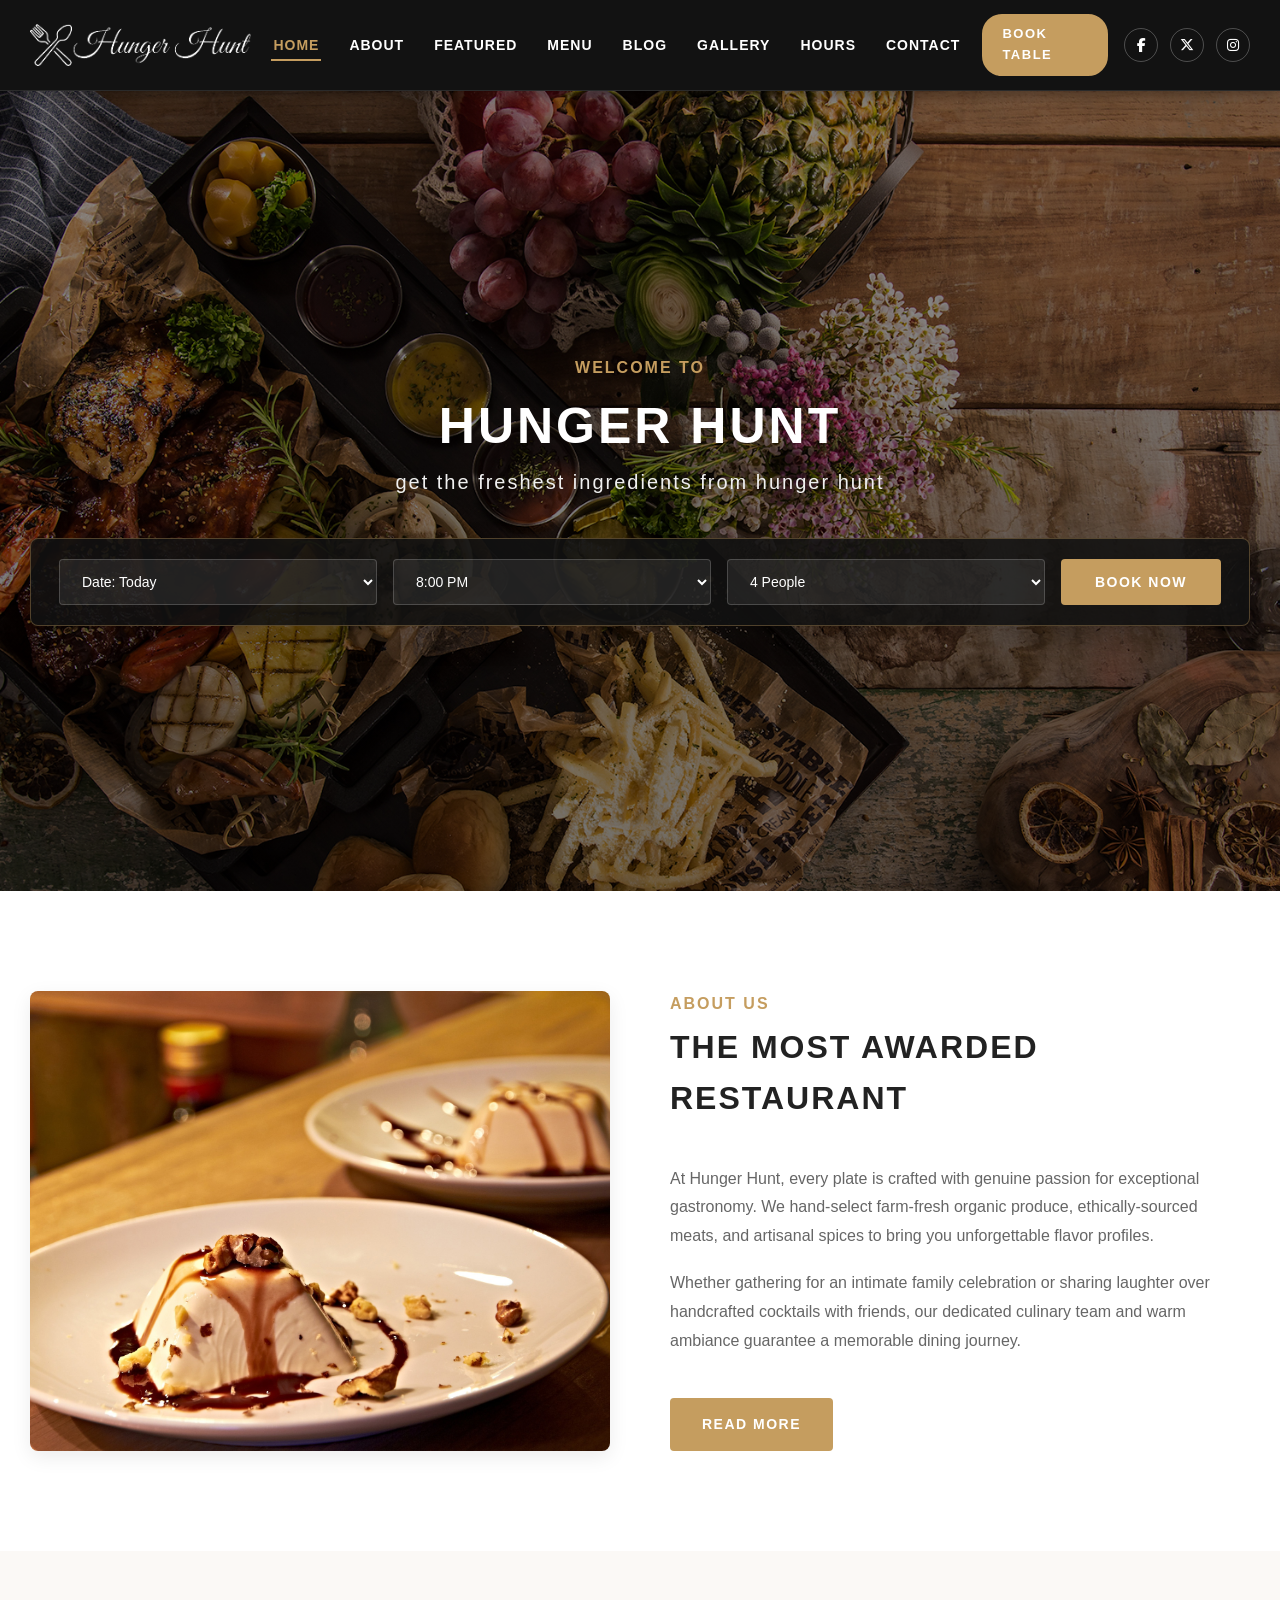
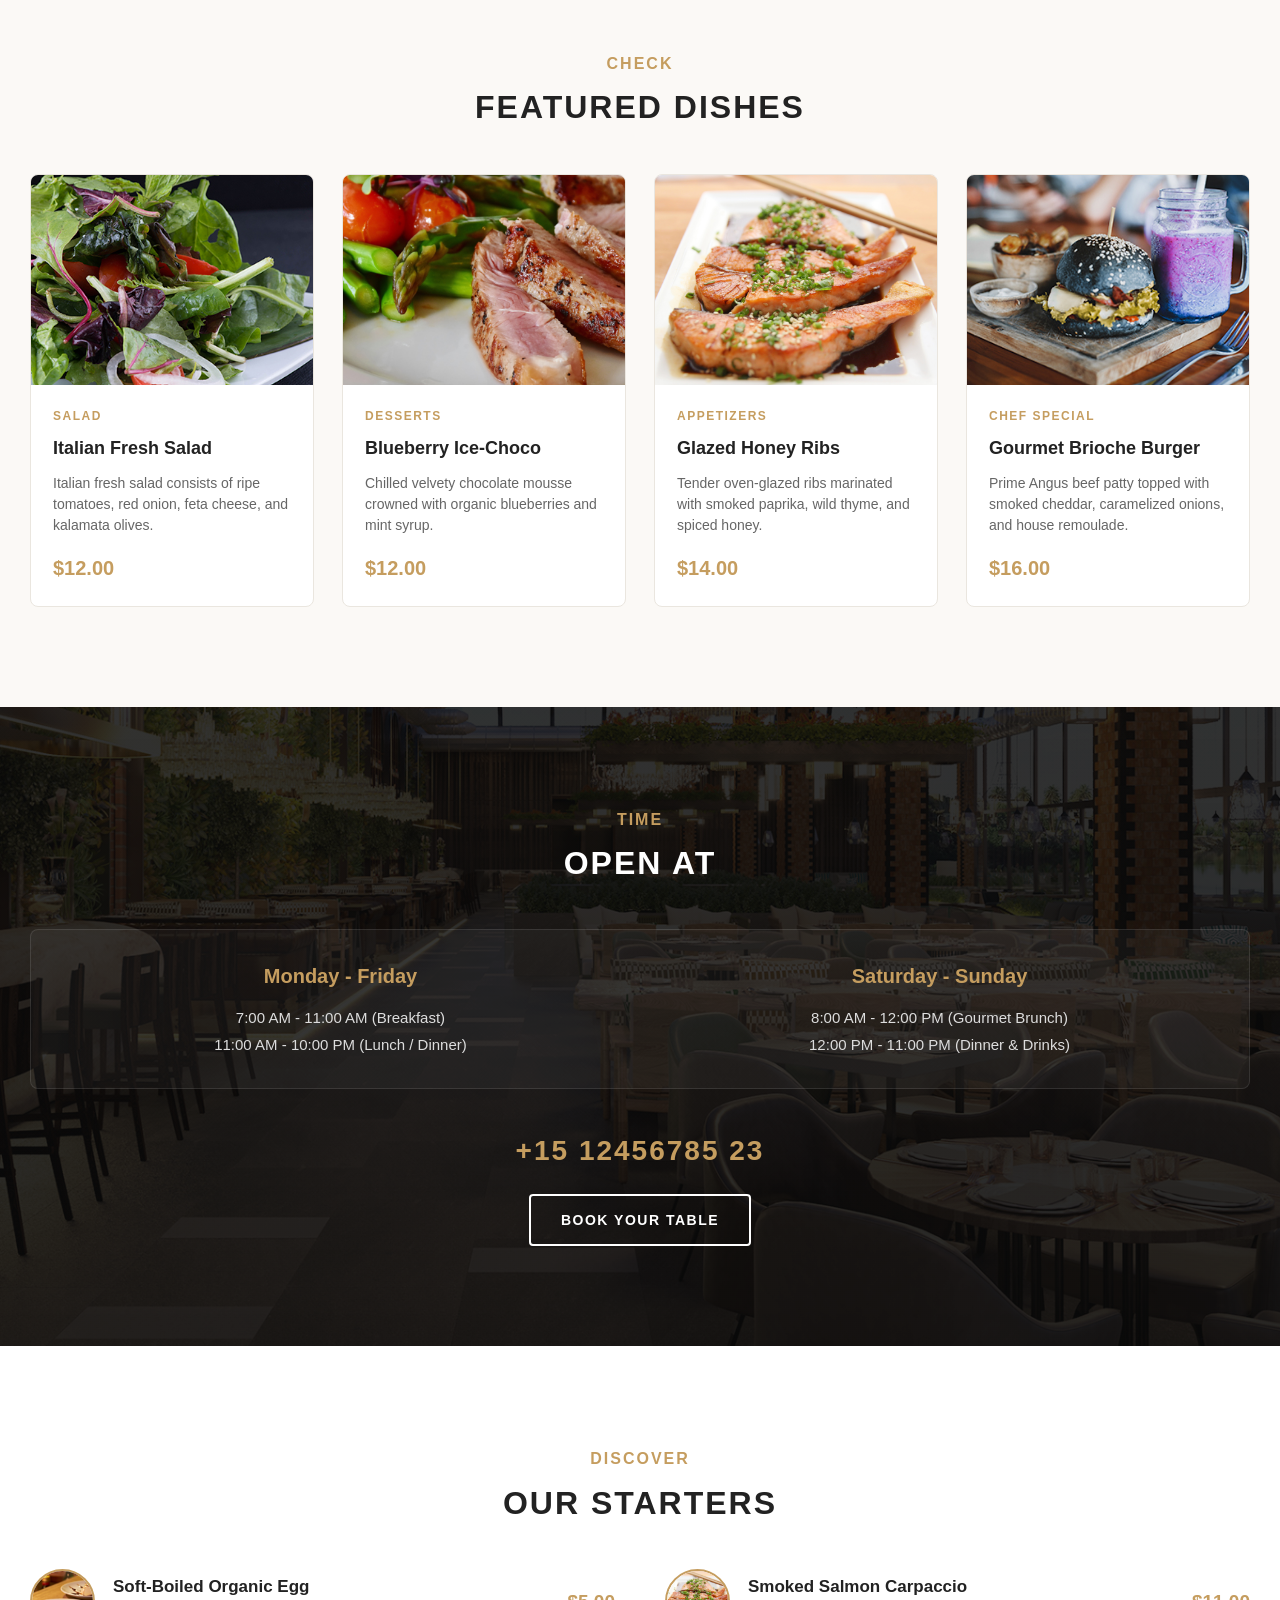
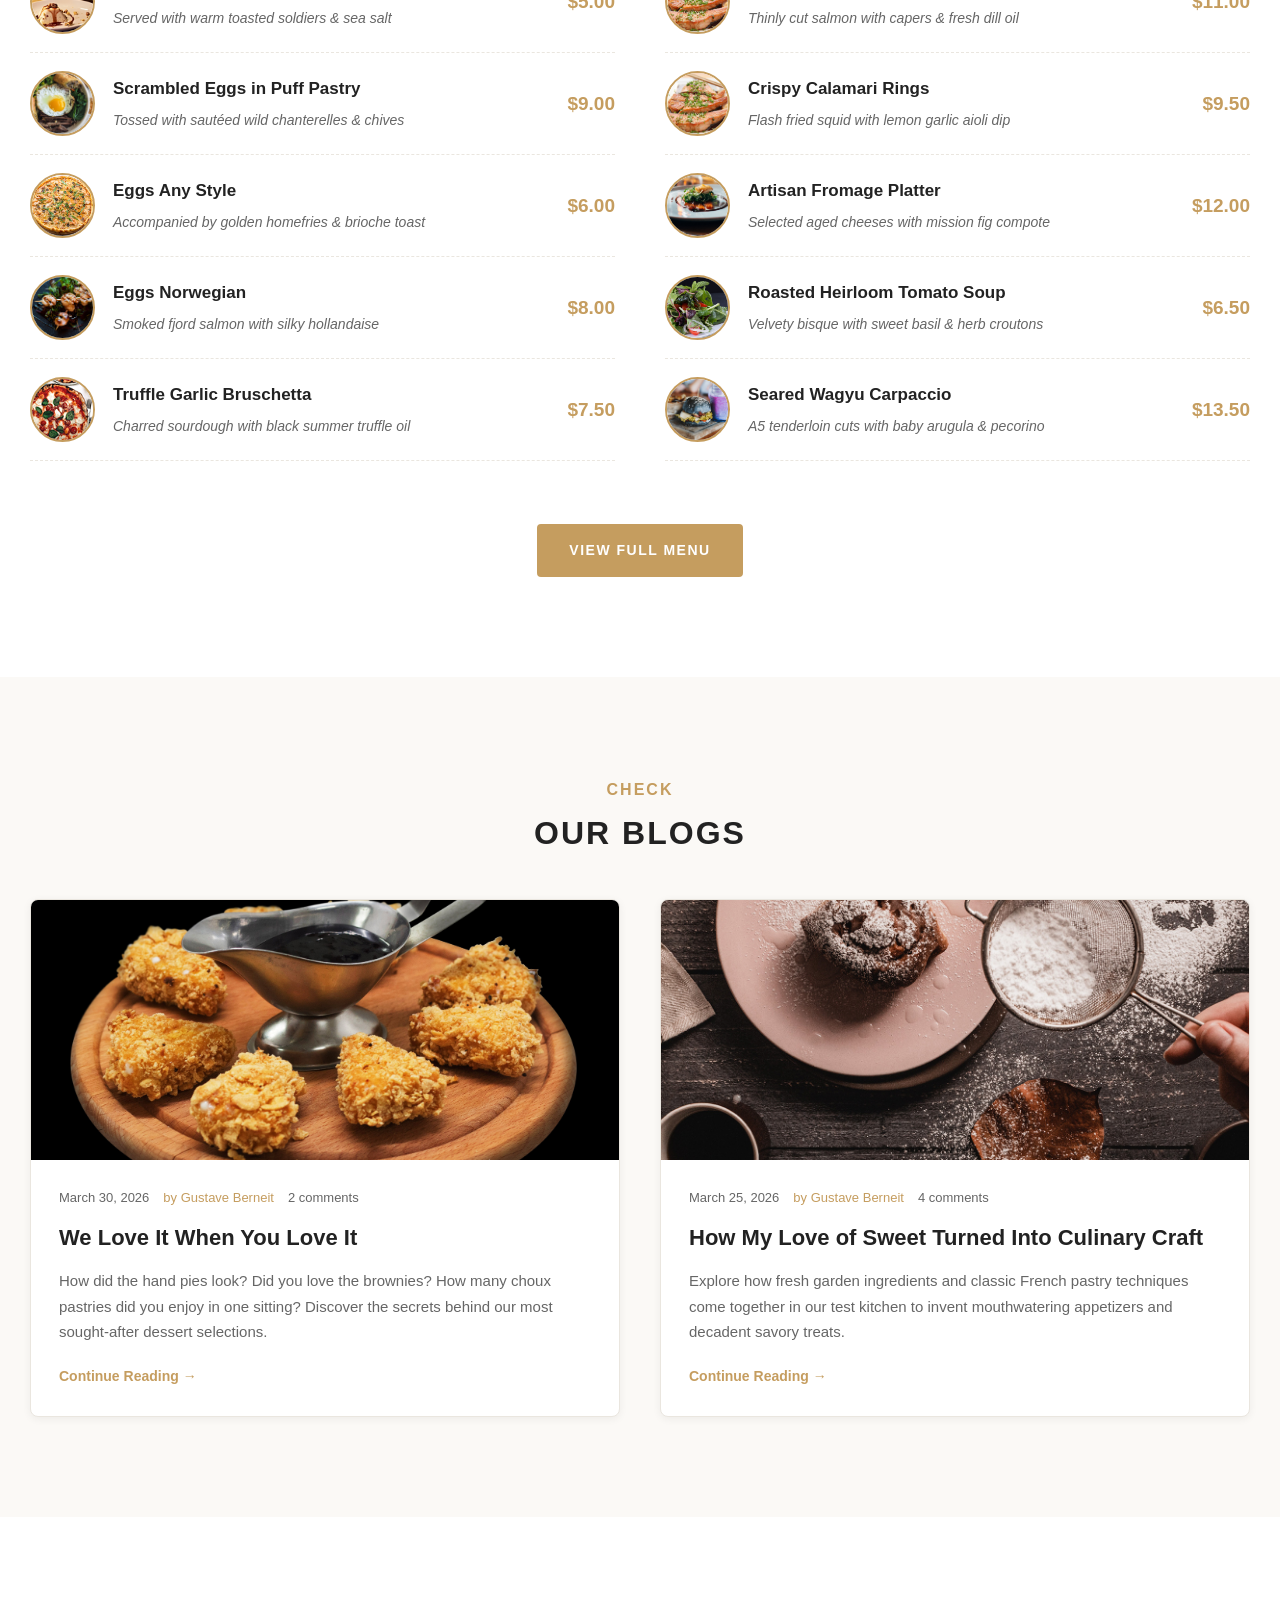
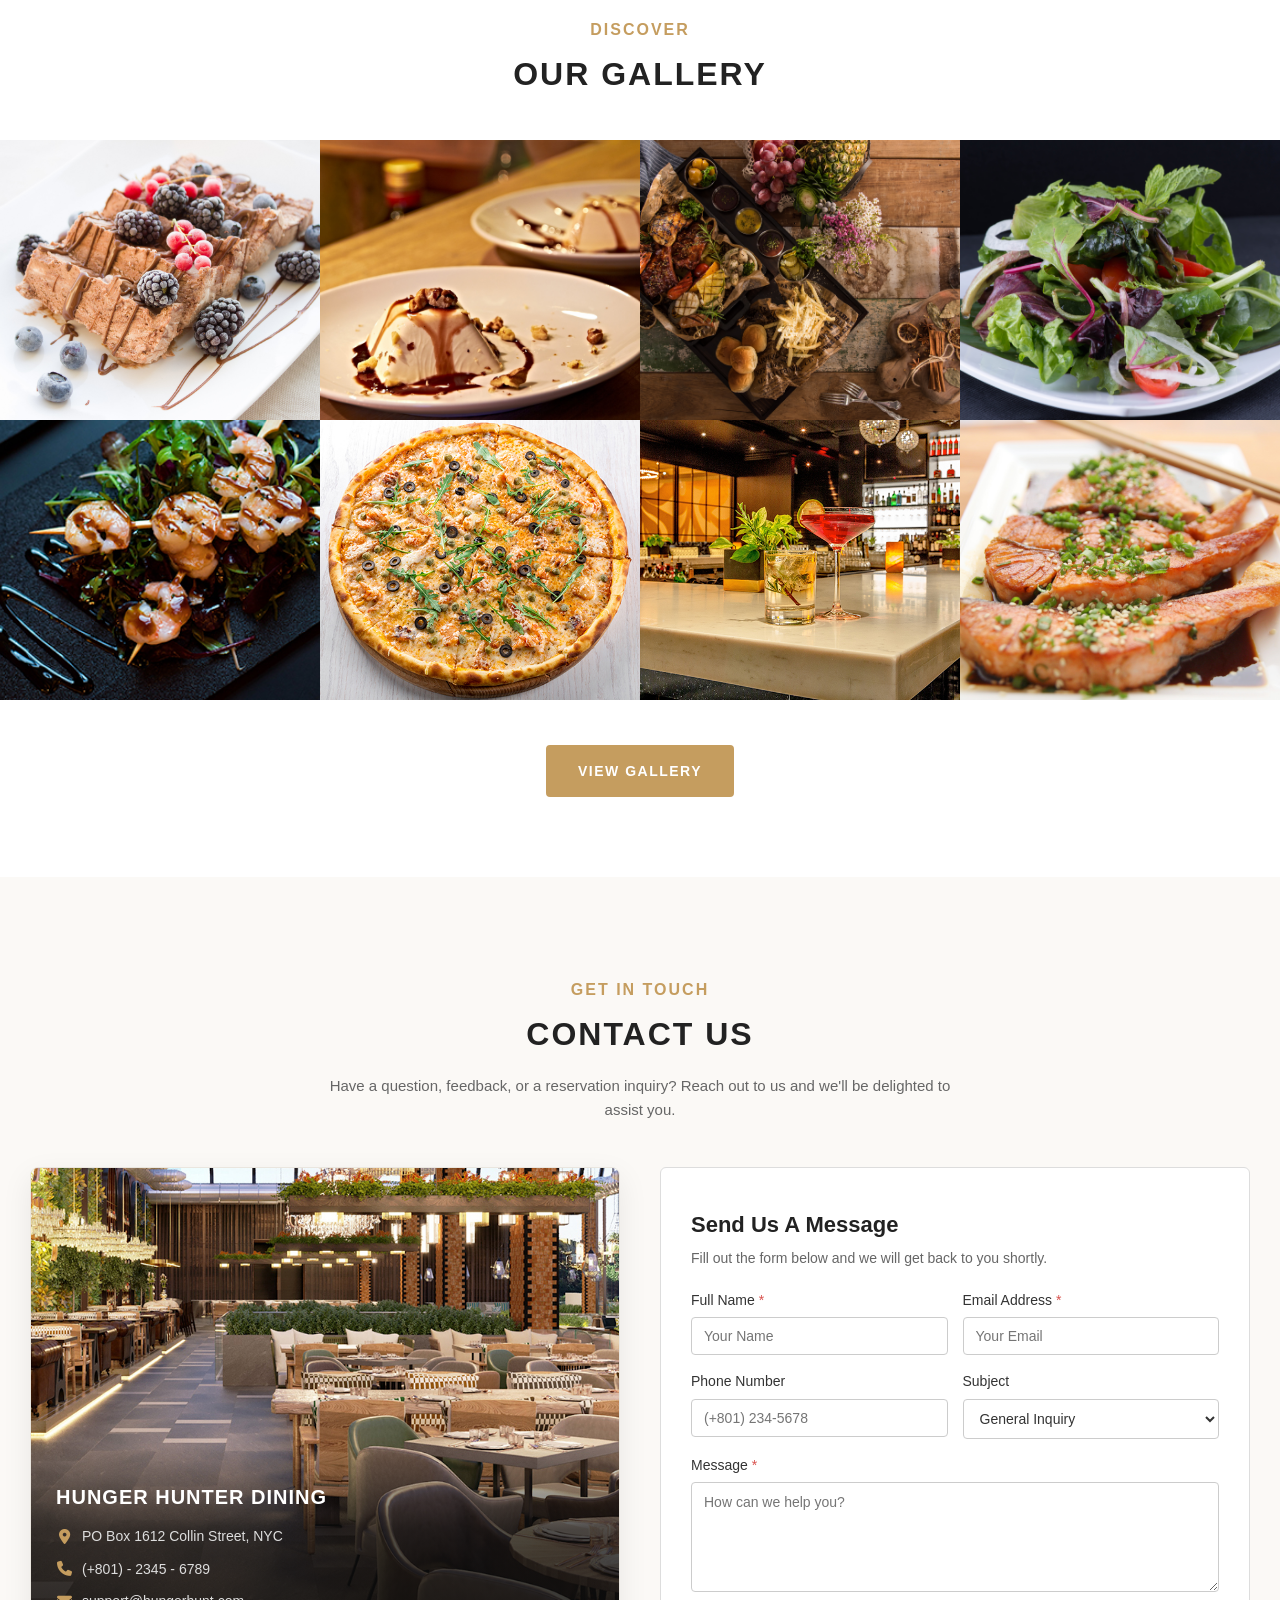
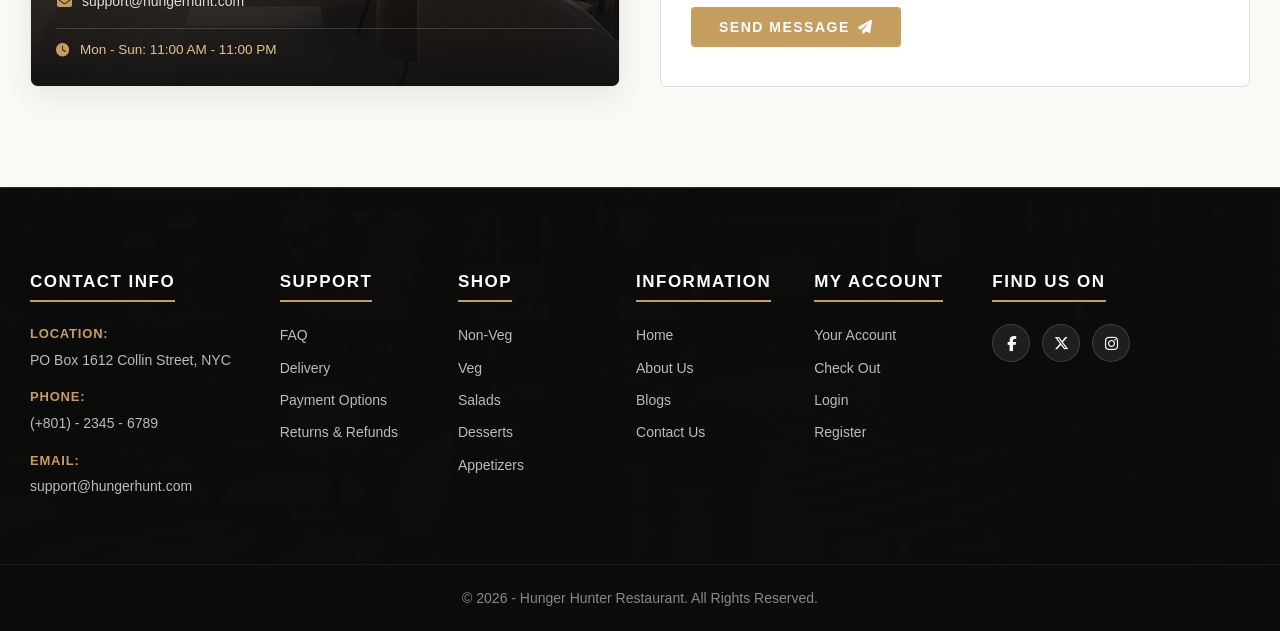
<file: index.html>
<!DOCTYPE html>
<html lang="en">

<head>
    <meta charset="utf-8">
    <meta name="viewport" content="width=device-width, initial-scale=1.0">
    <title>Hunger Hunter - Restaurant</title>
    <link rel="stylesheet" href="https://cdnjs.cloudflare.com/ajax/libs/font-awesome/6.5.1/css/all.min.css">
    <link rel="stylesheet" href="style.css">
</head>

<body>
    <header class="site-header">
        <div class="nav-wrapper">
            <div class="header-main-bar">
                <a href="index.html" class="brand-logo">
                    <img src="images/logo.png" alt="Hunger Hunter Logo">
                </a>
            </div>
            <nav class="nav-menu">
                <ul class="nav-list">
                    <li class="nav-item"><a href="index.html" class="nav-link active">HOME</a></li>
                    <li class="nav-item"><a href="about.html" class="nav-link">ABOUT</a></li>
                    <li class="nav-item"><a href="#dishes" class="nav-link">FEATURED</a></li>
                    <li class="nav-item"><a href="menu.html" class="nav-link">MENU</a></li>
                    <li class="nav-item"><a href="#blogs" class="nav-link">BLOG</a></li>
                    <li class="nav-item"><a href="#gallery" class="nav-link">GALLERY</a></li>
                    <li class="nav-item"><a href="#hours" class="nav-link">HOURS</a></li>
                    <li class="nav-item"><a href="contact.html" class="nav-link">CONTACT</a></li>
                </ul>
            </nav>
            <div class="header-actions">
                <a href="#reservation" class="btn btn-nav">BOOK TABLE</a>
                <div class="header-social">
                    <a href="https://facebook.com" class="social-link" target="_blank" rel="noopener"><i
                            class="fa-brands fa-facebook-f"></i></a>
                    <a href="https://twitter.com" class="social-link" target="_blank" rel="noopener"><i
                            class="fa-brands fa-x-twitter"></i></a>
                    <a href="https://instagram.com" class="social-link" target="_blank" rel="noopener"><i
                            class="fa-brands fa-instagram"></i></a>
                </div>
            </div>
        </div>
    </header>
    <section id="hero" class="hero-section">
        <div class="hero-wrapper">
            <div class="hero-content">
                <h1 class="hero-title"><span class="cursive-title">Welcome to</span> HUNGER HUNT</h1>
                <p class="hero-slogan">Get the freshest ingredients from hunger hunt</p>
            </div>
            <div id="reservation" class="booking-bar">
                <form class="booking-form">
                    <div class="form-field">
                        <select class="form-select">
                            <option value="today">Date: Today</option>
                            <option value="tomorrow">Date: Tomorrow</option>
                            <option value="friday">Date: Friday Night</option>
                            <option value="weekend">Date: Weekend Special</option>
                        </select>
                    </div>
                    <div class="form-field">
                        <select class="form-select">
                            <option value="1900">7:00 PM</option>
                            <option value="2000" selected>8:00 PM</option>
                            <option value="2100">9:00 PM</option>
                            <option value="2200">10:00 PM</option>
                            <option value="2300">11:00 PM</option>
                        </select>
                    </div>
                    <div class="form-field">
                        <select class="form-select">
                            <option value="2">2 People</option>
                            <option value="4" selected>4 People</option>
                            <option value="6">6 People</option>
                            <option value="8">8 People</option>
                            <option value="10">Party Table (10+)</option>
                        </select>
                    </div>
                    <button type="submit" class="btn btn-primary btn-book">Book Now</button>
                </form>
            </div>
        </div>
    </section>
    <section id="about" class="about-section">
        <div class="about-wrapper">
            <div class="about-image-col">
                <img src="images/food1.jpg" alt="About Hunger Hunt" class="about-img">
            </div>
            <div class="about-text-col">
                <h2 class="section-title"><span class="cursive-title">About Us</span> THE MOST AWARDED RESTAURANT</h2>
                <div class="divider dark-divider">
                    <span class="divider-icon"></span>
                </div>
                <p class="about-description">
                    At Hunger Hunt, every plate is crafted with genuine passion for exceptional gastronomy. We
                    hand-select farm-fresh organic produce, ethically-sourced meats, and artisanal spices to bring you
                    unforgettable flavor profiles.
                </p>
                <p class="about-description">
                    Whether gathering for an intimate family celebration or sharing laughter over handcrafted cocktails
                    with friends, our dedicated culinary team and warm ambiance guarantee a memorable dining journey.
                </p>
                <div class="about-actions">
                    <a href="about.html" class="btn btn-primary">READ MORE</a>
                </div>
            </div>
        </div>
    </section>
    <section id="dishes" class="dishes-section">
        <div class="dishes-wrapper">
            <div class="section-header">
                <h2 class="section-title"><span class="cursive-title">Check</span> FEATURED DISHES</h2>
            </div>
            <div class="dishes-grid">
                <article class="dish-card">
                    <figure class="dish-figure">
                        <img src="images/vegetable.jpg" alt="Italian Fresh Salad" class="dish-img">
                    </figure>
                    <div class="dish-body">
                        <span class="dish-category">Salad</span>
                        <h3 class="dish-name">Italian Fresh Salad</h3>
                        <p class="dish-text">Italian fresh salad consists of ripe tomatoes, red onion, feta cheese, and
                            kalamata olives.</p>
                        <span class="dish-price">$12.00</span>
                    </div>
                </article>
                <article class="dish-card">
                    <figure class="dish-figure">
                        <img src="images/non-veg1.jpg" alt="Blueberry Ice-Choco" class="dish-img">
                    </figure>
                    <div class="dish-body">
                        <span class="dish-category">Desserts</span>
                        <h3 class="dish-name">Blueberry Ice-Choco</h3>
                        <p class="dish-text">Chilled velvety chocolate mousse crowned with organic blueberries and mint
                            syrup.</p>
                        <span class="dish-price">$12.00</span>
                    </div>
                </article>
                <article class="dish-card">
                    <figure class="dish-figure">
                        <img src="images/chicken.jpg" alt="Glazed Honey Ribs" class="dish-img">
                    </figure>
                    <div class="dish-body">
                        <span class="dish-category">Appetizers</span>
                        <h3 class="dish-name">Glazed Honey Ribs</h3>
                        <p class="dish-text">Tender oven-glazed ribs marinated with smoked paprika, wild thyme, and
                            spiced honey.</p>
                        <span class="dish-price">$14.00</span>
                    </div>
                </article>
                <article class="dish-card">
                    <figure class="dish-figure">
                        <img src="images/buger.jpg" alt="Gourmet Brioche Burger" class="dish-img">
                    </figure>
                    <div class="dish-body">
                        <span class="dish-category">Chef Special</span>
                        <h3 class="dish-name">Gourmet Brioche Burger</h3>
                        <p class="dish-text">Prime Angus beef patty topped with smoked cheddar, caramelized onions, and
                            house remoulade.</p>
                        <span class="dish-price">$16.00</span>
                    </div>
                </article>
            </div>
        </div>
    </section>
    <section id="hours" class="hours-section">
        <div class="hours-wrapper">
            <div class="hours-content">
                <h2 class="section-title light-text"><span class="cursive-title">Time</span> OPEN AT</h2>
                <div class="schedule-grid">
                    <div class="schedule-block">
                        <h4 class="schedule-days">Monday - Friday</h4>
                        <p class="schedule-time">7:00 AM - 11:00 AM (Breakfast)</p>
                        <p class="schedule-time">11:00 AM - 10:00 PM (Lunch / Dinner)</p>
                    </div>
                    <div class="schedule-block">
                        <h4 class="schedule-days">Saturday - Sunday</h4>
                        <p class="schedule-time">8:00 AM - 12:00 PM (Gourmet Brunch)</p>
                        <p class="schedule-time">12:00 PM - 11:00 PM (Dinner & Drinks)</p>
                    </div>
                </div>
                <div class="hours-contact">
                    <span class="phone-number">+15 12456785 23</span>
                    <a href="#reservation" class="btn btn-outline">Book Your Table</a>
                </div>
            </div>
        </div>
    </section>
    <section id="menu" class="menu-section">
        <div class="menu-wrapper">
            <div class="section-header">
                <h2 class="section-title"><span class="cursive-title">Discover</span> OUR STARTERS</h2>
                <div class="divider dark-divider">
                    <span class="divider-icon"></span>
                </div>
            </div>
            <div class="menu-columns">
                <div class="menu-col">
                    <div class="menu-item">
                        <img src="images/food1.jpg" alt="Soft-Boiled Organic Egg" class="menu-thumb">
                        <div class="menu-item-info">
                            <h4 class="menu-item-title">Soft-Boiled Organic Egg</h4>
                            <span class="menu-item-desc">Served with warm toasted soldiers & sea salt</span>
                        </div>
                        <span class="menu-item-price">$5.00</span>
                    </div>
                    <div class="menu-item">
                        <img src="images/springrollegg.jpg" alt="Scrambled Eggs in Puff Pastry" class="menu-thumb">
                        <div class="menu-item-info">
                            <h4 class="menu-item-title">Scrambled Eggs in Puff Pastry</h4>
                            <span class="menu-item-desc">Tossed with sautéed wild chanterelles & chives</span>
                        </div>
                        <span class="menu-item-price">$9.00</span>
                    </div>
                    <div class="menu-item">
                        <img src="images/special-dish.jpg" alt="Eggs Any Style" class="menu-thumb">
                        <div class="menu-item-info">
                            <h4 class="menu-item-title">Eggs Any Style</h4>
                            <span class="menu-item-desc">Accompanied by golden homefries & brioche toast</span>
                        </div>
                        <span class="menu-item-price">$6.00</span>
                    </div>
                    <div class="menu-item">
                        <img src="images/fishmeat.jpg" alt="Eggs Norwegian" class="menu-thumb">
                        <div class="menu-item-info">
                            <h4 class="menu-item-title">Eggs Norwegian</h4>
                            <span class="menu-item-desc">Smoked fjord salmon with silky hollandaise</span>
                        </div>
                        <span class="menu-item-price">$8.00</span>
                    </div>
                    <div class="menu-item">
                        <img src="images/chilly.jpg" alt="Truffle Garlic Bruschetta" class="menu-thumb">
                        <div class="menu-item-info">
                            <h4 class="menu-item-title">Truffle Garlic Bruschetta</h4>
                            <span class="menu-item-desc">Charred sourdough with black summer truffle oil</span>
                        </div>
                        <span class="menu-item-price">$7.50</span>
                    </div>
                </div>
                <div class="menu-col">
                    <div class="menu-item">
                        <img src="images/food2.jpg" alt="Smoked Salmon Carpaccio" class="menu-thumb">
                        <div class="menu-item-info">
                            <h4 class="menu-item-title">Smoked Salmon Carpaccio</h4>
                            <span class="menu-item-desc">Thinly cut salmon with capers & fresh dill oil</span>
                        </div>
                        <span class="menu-item-price">$11.00</span>
                    </div>
                    <div class="menu-item">
                        <img src="images/chicken.jpg" alt="Crispy Calamari Rings" class="menu-thumb">
                        <div class="menu-item-info">
                            <h4 class="menu-item-title">Crispy Calamari Rings</h4>
                            <span class="menu-item-desc">Flash fried squid with lemon garlic aioli dip</span>
                        </div>
                        <span class="menu-item-price">$9.50</span>
                    </div>
                    <div class="menu-item">
                        <img src="images/main-courses.jpg" alt="Artisan Fromage Platter" class="menu-thumb">
                        <div class="menu-item-info">
                            <h4 class="menu-item-title">Artisan Fromage Platter</h4>
                            <span class="menu-item-desc">Selected aged cheeses with mission fig compote</span>
                        </div>
                        <span class="menu-item-price">$12.00</span>
                    </div>
                    <div class="menu-item">
                        <img src="images/vegetable.jpg" alt="Roasted Heirloom Tomato Soup" class="menu-thumb">
                        <div class="menu-item-info">
                            <h4 class="menu-item-title">Roasted Heirloom Tomato Soup</h4>
                            <span class="menu-item-desc">Velvety bisque with sweet basil & herb croutons</span>
                        </div>
                        <span class="menu-item-price">$6.50</span>
                    </div>
                    <div class="menu-item">
                        <img src="images/buger.jpg" alt="Seared Wagyu Carpaccio" class="menu-thumb">
                        <div class="menu-item-info">
                            <h4 class="menu-item-title">Seared Wagyu Carpaccio</h4>
                            <span class="menu-item-desc">A5 tenderloin cuts with baby arugula & pecorino</span>
                        </div>
                        <span class="menu-item-price">$13.50</span>
                    </div>
                </div>
            </div>
            <div class="menu-actions">
                <a href="menu.html" class="btn btn-primary">View Full Menu</a>
            </div>
        </div>
    </section>
    <section id="blogs" class="blogs-section">
        <div class="blogs-wrapper">
            <div class="section-header">
                <h2 class="section-title"><span class="cursive-title">Check</span> OUR BLOGS</h2>
                <div class="divider dark-divider">
                    <span class="divider-icon"></span>
                </div>
            </div>
            <div class="blogs-grid">
                <article class="blog-card">
                    <figure class="blog-figure">
                        <img src="images/food3.jpg" alt="We love it when you love it" class="blog-img">
                    </figure>
                    <div class="blog-content">
                        <div class="blog-meta">
                            <span class="meta-date">March 30, 2026</span>
                            <span class="meta-author">by Gustave Berneit</span>
                            <span class="meta-comments">2 comments</span>
                        </div>
                        <h3 class="blog-title"><a href="#blogs">We Love It When You Love It</a></h3>
                        <p class="blog-excerpt">
                            How did the hand pies look? Did you love the brownies? How many choux pastries did you enjoy
                            in one sitting? Discover the secrets behind our most sought-after dessert selections.
                        </p>
                        <a href="#blogs" class="blog-more">Continue Reading →</a>
                    </div>
                </article>
                <article class="blog-card">
                    <figure class="blog-figure">
                        <img src="images/dessertcoffee.jpg" alt="How My Love of Sweet Turned" class="blog-img">
                    </figure>
                    <div class="blog-content">
                        <div class="blog-meta">
                            <span class="meta-date">March 25, 2026</span>
                            <span class="meta-author">by Gustave Berneit</span>
                            <span class="meta-comments">4 comments</span>
                        </div>
                        <h3 class="blog-title"><a href="#blogs">How My Love of Sweet Turned Into Culinary Craft</a></h3>
                        <p class="blog-excerpt">
                            Explore how fresh garden ingredients and classic French pastry techniques come together in
                            our test kitchen to invent mouthwatering appetizers and decadent savory treats.
                        </p>
                        <a href="#blogs" class="blog-more">Continue Reading →</a>
                    </div>
                </article>
            </div>
        </div>
    </section>
    <section id="gallery" class="gallery-section">
        <div class="gallery-header">
            <h2 class="section-title"><span class="cursive-title">Discover</span> OUR GALLERY</h2>
            <div class="divider dark-divider">
                <span class="divider-icon"></span>
            </div>
        </div>
        <div class="gallery-grid">
            <div class="gallery-item">
                <img src="images/food4.jpg" alt="Fresh Garden Veggies" class="gallery-img">
                <div class="gallery-overlay">
                    <h4 class="gallery-item-title">Green Veg</h4>
                    <span class="icon-expand">+</span>
                </div>
            </div>
            <div class="gallery-item">
                <img src="images/food1.jpg" alt="Juicy Meat Dish" class="gallery-img">
                <div class="gallery-overlay">
                    <h4 class="gallery-item-title">Juicy Non-Veg</h4>
                    <span class="icon-expand">+</span>
                </div>
            </div>
            <div class="gallery-item">
                <img src="images/platter.jpg" alt="Gourmet Platter" class="gallery-img">
                <div class="gallery-overlay">
                    <h4 class="gallery-item-title">Chef Platter</h4>
                    <span class="icon-expand">+</span>
                </div>
            </div>
            <div class="gallery-item">
                <img src="images/salad.jpg" alt="Organic Salad" class="gallery-img">
                <div class="gallery-overlay">
                    <h4 class="gallery-item-title">Green Salad</h4>
                    <span class="icon-expand">+</span>
                </div>
            </div>
            <div class="gallery-item">
                <img src="images/fishmeat.jpg" alt="Seafood Delicacy" class="gallery-img">
                <div class="gallery-overlay">
                    <h4 class="gallery-item-title">Fresh Catch</h4>
                    <span class="icon-expand">+</span>
                </div>
            </div>
            <div class="gallery-item">
                <img src="images/special-dish.jpg" alt="Signature Entree" class="gallery-img">
                <div class="gallery-overlay">
                    <h4 class="gallery-item-title">Special Dish</h4>
                    <span class="icon-expand">+</span>
                </div>
            </div>
            <div class="gallery-item">
                <img src="images/cocktails.jpg" alt="Handcrafted Drinks" class="gallery-img">
                <div class="gallery-overlay">
                    <h4 class="gallery-item-title">Cocktails</h4>
                    <span class="icon-expand">+</span>
                </div>
            </div>
            <div class="gallery-item">
                <img src="images/food2.jpg" alt="Gourmet Dessert" class="gallery-img">
                <div class="gallery-overlay">
                    <h4 class="gallery-item-title">Gourmet Treats</h4>
                    <span class="icon-expand">+</span>
                </div>
            </div>
        </div>
        <div class="gallery-action">
            <a href="#gallery" class="btn btn-primary">View Gallery</a>
        </div>
    </section>
    <section id="contact" class="contact-section">
        <div class="contact-wrapper">
            <div class="section-header contact-header">
                <h2 class="section-title"><span class="cursive-title">Get In Touch</span> CONTACT US</h2>
                <p class="contact-subtitle">Have a question, feedback, or a reservation inquiry? Reach out to us and
                    we'll be delighted to assist you.</p>
            </div>
            <div class="contact-grid">
                <div class="contact-image-col">
                    <div class="contact-image-card">
                        <img src="images/dinning-table-room.jpg" alt="Hunger Hunter Restaurant Dining"
                            class="contact-img">
                        <div class="contact-image-overlay">
                            <div class="contact-image-info">
                                <h3 class="contact-info-title">Hunger Hunter Dining</h3>
                                <p class="contact-info-text"><i class="fa-solid fa-location-dot"></i> PO Box 1612 Collin
                                    Street, NYC</p>
                                <p class="contact-info-text"><i class="fa-solid fa-phone"></i> (+801) - 2345 - 6789</p>
                                <p class="contact-info-text"><i class="fa-solid fa-envelope"></i> support@hungerhunt.com
                                </p>
                                <div class="contact-hours-badge">
                                    <i class="fa-solid fa-clock"></i>
                                    <span>Mon - Sun: 11:00 AM - 11:00 PM</span>
                                </div>
                            </div>
                        </div>
                    </div>
                </div>
                <div class="contact-form-col">
                    <div class="contact-form-card">
                        <h3 class="form-title">Send Us A Message</h3>
                        <p class="form-subtitle">Fill out the form below and we will get back to you shortly.</p>
                        <form class="contact-form" action="#" method="post">
                            <div class="form-row">
                                <div class="form-group">
                                    <label for="contact-name">Full Name <span class="required">*</span></label>
                                    <input type="text" id="contact-name" name="name" class="contact-input"
                                        placeholder="Your Name" required>
                                </div>
                                <div class="form-group">
                                    <label for="contact-email">Email Address <span class="required">*</span></label>
                                    <input type="email" id="contact-email" name="email" class="contact-input"
                                        placeholder="Your Email" required>
                                </div>
                            </div>
                            <div class="form-row">
                                <div class="form-group">
                                    <label for="contact-phone">Phone Number</label>
                                    <input type="tel" id="contact-phone" name="phone" class="contact-input"
                                        placeholder="(+801) 234-5678">
                                </div>
                                <div class="form-group">
                                    <label for="contact-subject">Subject</label>
                                    <select id="contact-subject" name="subject" class="contact-input contact-select">
                                        <option value="General Inquiry">General Inquiry</option>
                                        <option value="Table Reservation">Table Reservation</option>
                                        <option value="Private Events">Private Dining & Events</option>
                                        <option value="Feedback">Feedback & Suggestions</option>
                                        <option value="Catering">Catering Service</option>
                                    </select>
                                </div>
                            </div>
                            <div class="form-group">
                                <label for="contact-message">Message <span class="required">*</span></label>
                                <textarea id="contact-message" name="message" class="contact-input contact-textarea"
                                    rows="4" placeholder="How can we help you?" required></textarea>
                            </div>
                            <button type="submit" class="btn btn-primary btn-submit-contact">
                                <span>Send Message</span>
                                <i class="fa-solid fa-paper-plane"></i>
                            </button>
                        </form>
                    </div>
                </div>
            </div>
        </div>
    </section>
    <footer id="footer" class="site-footer">
        <div class="footer-wrapper">
            <div class="footer-grid">
                <div class="footer-col">
                    <h4 class="footer-heading">Contact info</h4>
                    <ul class="footer-contact-list">
                        <li>
                            <span class="contact-label">Location:</span>
                            <span>PO Box 1612 Collin Street, NYC</span>
                        </li>
                        <li>
                            <span class="contact-label">Phone:</span>
                            <span>(+801) - 2345 - 6789</span>
                        </li>
                        <li>
                            <span class="contact-label">Email:</span>
                            <a href="mailto:support@hungerhunt.com">support@hungerhunt.com</a>
                        </li>
                    </ul>
                </div>
                <div class="footer-col">
                    <h4 class="footer-heading">Support</h4>
                    <ul class="footer-links">
                        <li><a href="index.html#hero">FAQ</a></li>
                        <li><a href="about.html">Delivery</a></li>
                        <li><a href="index.html#dishes">Payment Options</a></li>
                        <li><a href="contact.html">Returns & Refunds</a></li>
                    </ul>
                </div>
                <div class="footer-col">
                    <h4 class="footer-heading">Shop</h4>
                    <ul class="footer-links">
                        <li><a href="menu.html">Non-Veg</a></li>
                        <li><a href="menu.html">Veg</a></li>
                        <li><a href="menu.html">Salads</a></li>
                        <li><a href="menu.html">Desserts</a></li>
                        <li><a href="menu.html">Appetizers</a></li>
                    </ul>
                </div>
                <div class="footer-col">
                    <h4 class="footer-heading">Information</h4>
                    <ul class="footer-links">
                        <li><a href="index.html">Home</a></li>
                        <li><a href="about.html">About Us</a></li>
                        <li><a href="index.html#blogs">Blogs</a></li>
                        <li><a href="contact.html">Contact Us</a></li>
                    </ul>
                </div>
                <div class="footer-col">
                    <h4 class="footer-heading">My Account</h4>
                    <ul class="footer-links">
                        <li><a href="index.html">Your Account</a></li>
                        <li><a href="index.html">Check Out</a></li>
                        <li><a href="index.html">Login</a></li>
                        <li><a href="index.html">Register</a></li>
                    </ul>
                </div>
                <div class="footer-col footer-col-wide">
                    <div class="footer-social-section">
                        <h4 class="footer-heading">Find Us On</h4>
                        <div class="social-row">
                            <a href="https://facebook.com" class="social-circle" target="_blank" rel="noopener"><i
                                    class="fa-brands fa-facebook-f"></i></a>
                            <a href="https://twitter.com" class="social-circle" target="_blank" rel="noopener"><i
                                    class="fa-brands fa-x-twitter"></i></a>
                            <a href="https://instagram.com" class="social-circle" target="_blank" rel="noopener"><i
                                    class="fa-brands fa-instagram"></i></a>
                        </div>
                    </div>
                </div>
            </div>
        </div>
    </footer>
    <div class="footer-bottom">
        <div class="footer-bottom-wrapper">
            <p class="copyright-text">© 2026 - Hunger Hunter Restaurant. All Rights Reserved.</p>
        </div>
    </div>
</body>

</html>
</file>
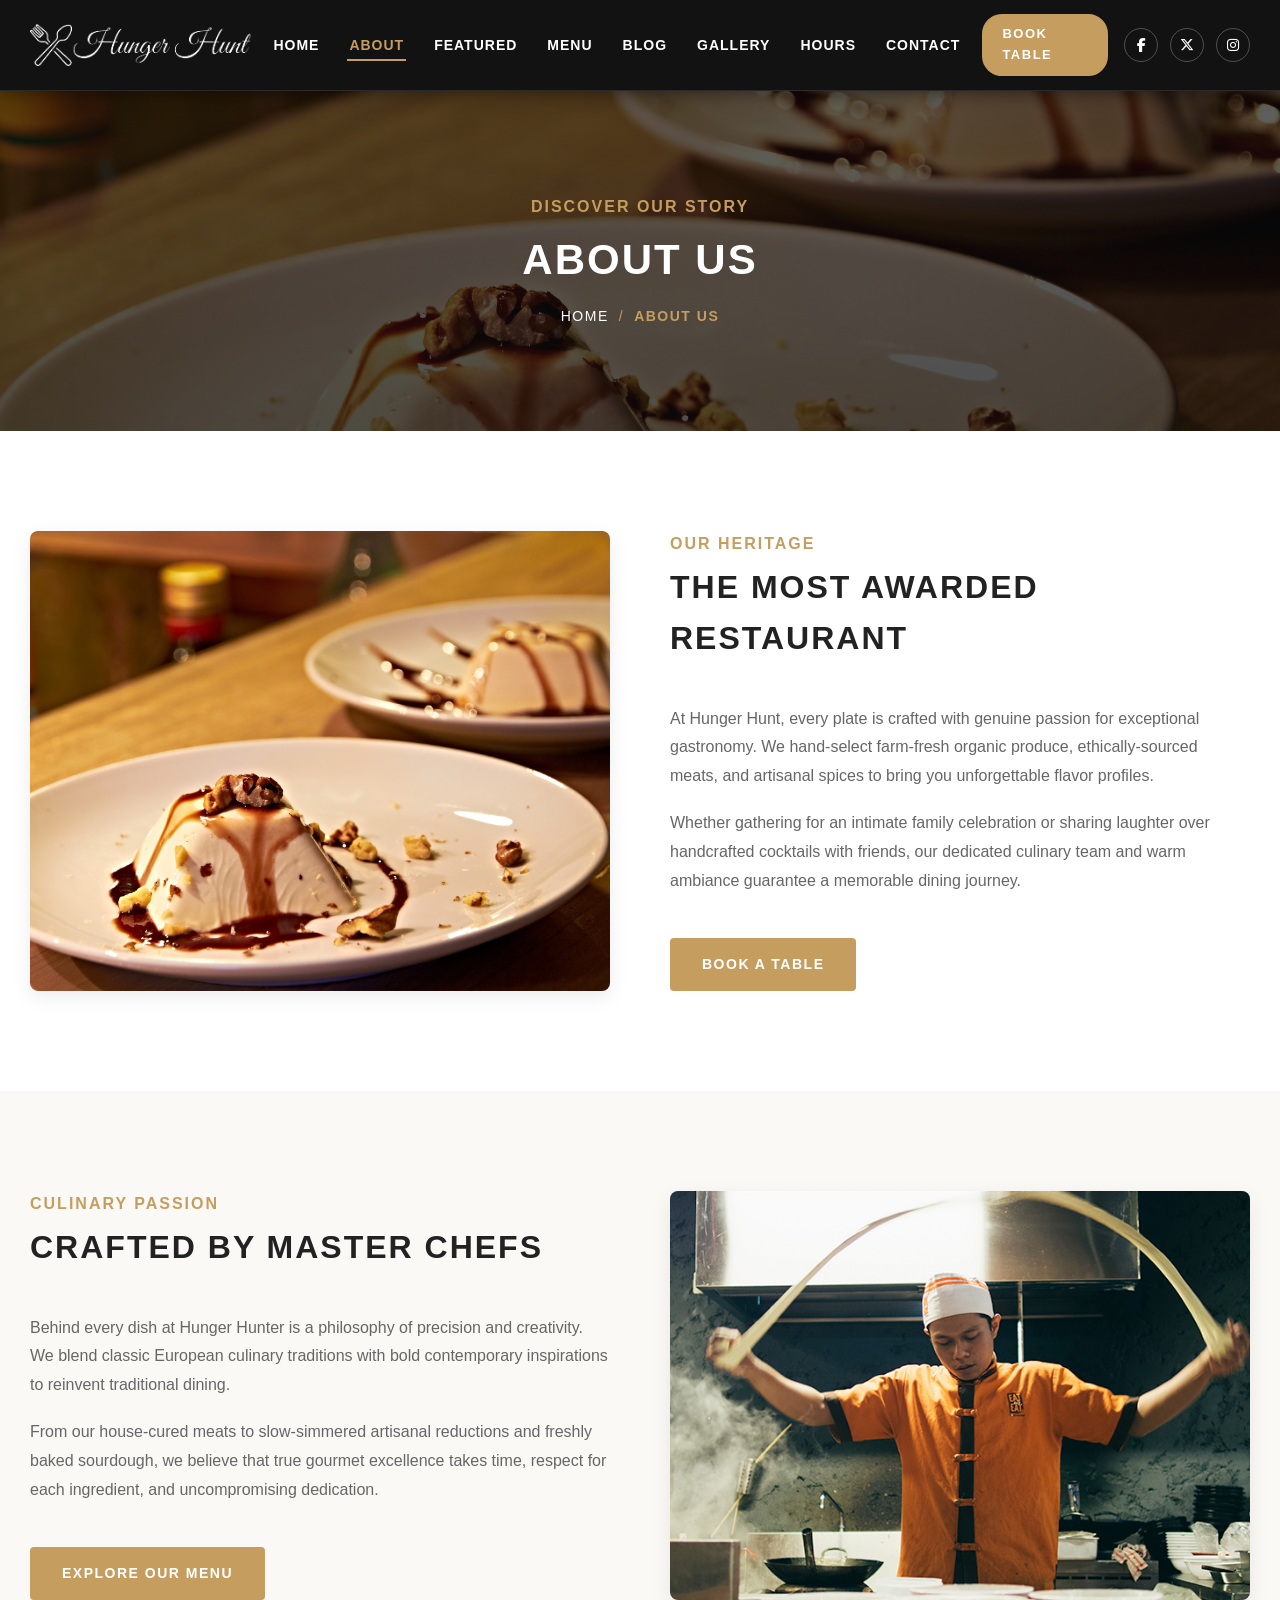
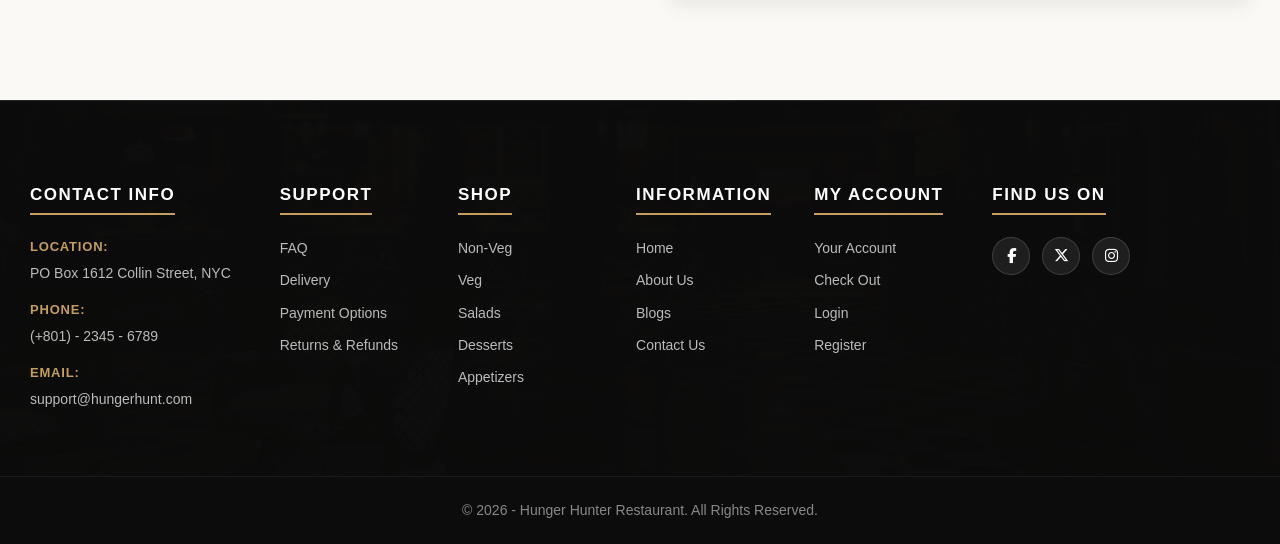
<file: about.html>
<!DOCTYPE html>
<html lang="en">

<head>
    <meta charset="UTF-8">
    <meta name="viewport" content="width=device-width, initial-scale=1.0">
    <title>About Us - Hunger Hunter Restaurant</title>
    <link rel="stylesheet" href="style.css">
    <link rel="stylesheet" href="https://cdnjs.cloudflare.com/ajax/libs/font-awesome/6.5.1/css/all.min.css">
</head>

<body>
    <header class="site-header">
        <div class="nav-wrapper">
            <div class="header-main-bar">
                <a href="index.html" class="brand-logo">
                    <img src="images/logo.png" alt="Hunger Hunter Logo">
                </a>
            </div>
            <nav class="nav-menu">
                <ul class="nav-list">
                    <li class="nav-item"><a href="index.html" class="nav-link">HOME</a></li>
                    <li class="nav-item"><a href="about.html" class="nav-link active">ABOUT</a></li>
                    <li class="nav-item"><a href="index.html#dishes" class="nav-link">FEATURED</a></li>
                    <li class="nav-item"><a href="menu.html" class="nav-link">MENU</a></li>
                    <li class="nav-item"><a href="index.html#blogs" class="nav-link">BLOG</a></li>
                    <li class="nav-item"><a href="index.html#gallery" class="nav-link">GALLERY</a></li>
                    <li class="nav-item"><a href="index.html#hours" class="nav-link">HOURS</a></li>
                    <li class="nav-item"><a href="contact.html" class="nav-link">CONTACT</a></li>
                </ul>
            </nav>
            <div class="header-actions">
                <a href="contact.html" class="btn btn-nav">BOOK TABLE</a>
                <div class="header-social">
                    <a href="https://facebook.com" class="social-link" target="_blank" rel="noopener"><i
                            class="fa-brands fa-facebook-f"></i></a>
                    <a href="https://twitter.com" class="social-link" target="_blank" rel="noopener"><i
                            class="fa-brands fa-x-twitter"></i></a>
                    <a href="https://instagram.com" class="social-link" target="_blank" rel="noopener"><i
                            class="fa-brands fa-instagram"></i></a>
                </div>
            </div>
        </div>
    </header>

    <section class="page-banner about-banner">
        <div class="page-banner-content">
            <h1 class="page-banner-title"><span class="cursive-title">Discover Our Story</span> ABOUT US</h1>
            <div class="page-breadcrumb">
                <a href="index.html">Home</a>
                <span class="separator">/</span>
                <span class="current">About Us</span>
            </div>
        </div>
    </section>

    <section id="about" class="about-section">
        <div class="about-wrapper">
            <div class="about-image-col">
                <img src="images/food1.jpg" alt="About Hunger Hunt" class="about-img">
            </div>
            <div class="about-text-col">
                <h2 class="section-title"><span class="cursive-title">Our Heritage</span> THE
                    MOST AWARDED RESTAURANT</h2>
                <div class="divider dark-divider">
                    <span class="divider-icon"></span>
                </div>
                <p class="about-description">
                    At Hunger Hunt, every plate is crafted with genuine passion for exceptional gastronomy. We
                    hand-select farm-fresh organic produce, ethically-sourced meats, and artisanal spices to bring you
                    unforgettable flavor profiles.
                </p>
                <p class="about-description">
                    Whether gathering for an intimate family celebration or sharing laughter over handcrafted cocktails
                    with friends, our dedicated culinary team and warm ambiance guarantee a memorable dining journey.
                </p>
                <div class="about-actions">
                    <a href="contact.html" class="btn btn-primary">BOOK A TABLE</a>
                </div>
            </div>
        </div>
    </section>

    <section class="about-section about-section-alt">
        <div class="about-wrapper">
            <div class="about-text-col">
                <h2 class="section-title"><span class="cursive-title">Culinary Passion</span>
                    CRAFTED BY MASTER CHEFS</h2>
                <div class="divider dark-divider">
                    <span class="divider-icon"></span>
                </div>
                <p class="about-description">
                    Behind every dish at Hunger Hunter is a philosophy of precision and creativity. We blend classic
                    European culinary traditions with bold contemporary inspirations to reinvent traditional dining.
                </p>
                <p class="about-description">
                    From our house-cured meats to slow-simmered artisanal reductions and freshly baked sourdough, we
                    believe that true gourmet excellence takes time, respect for each ingredient, and uncompromising
                    dedication.
                </p>
                <div class="about-actions">
                    <a href="menu.html" class="btn btn-primary">EXPLORE OUR MENU</a>
                </div>
            </div>
            <div class="about-image-col">
                <img src="images/master-chef.jpg" alt="Master Chef at Hunger Hunter" class="about-img">
            </div>
        </div>
    </section>
    <footer id="footer" class="site-footer">
        <div class="footer-wrapper">
            <div class="footer-grid">
                <div class="footer-col">
                    <h4 class="footer-heading">Contact info</h4>
                    <ul class="footer-contact-list">
                        <li>
                            <span class="contact-label">Location:</span>
                            <span>PO Box 1612 Collin Street, NYC</span>
                        </li>
                        <li>
                            <span class="contact-label">Phone:</span>
                            <span>(+801) - 2345 - 6789</span>
                        </li>
                        <li>
                            <span class="contact-label">Email:</span>
                            <a href="mailto:support@hungerhunt.com">support@hungerhunt.com</a>
                        </li>
                    </ul>
                </div>
                <div class="footer-col">
                    <h4 class="footer-heading">Support</h4>
                    <ul class="footer-links">
                        <li><a href="index.html#hero">FAQ</a></li>
                        <li><a href="about.html">Delivery</a></li>
                        <li><a href="index.html#dishes">Payment Options</a></li>
                        <li><a href="contact.html">Returns & Refunds</a></li>
                    </ul>
                </div>
                <div class="footer-col">
                    <h4 class="footer-heading">Shop</h4>
                    <ul class="footer-links">
                        <li><a href="menu.html">Non-Veg</a></li>
                        <li><a href="menu.html">Veg</a></li>
                        <li><a href="menu.html">Salads</a></li>
                        <li><a href="menu.html">Desserts</a></li>
                        <li><a href="menu.html">Appetizers</a></li>
                    </ul>
                </div>
                <div class="footer-col">
                    <h4 class="footer-heading">Information</h4>
                    <ul class="footer-links">
                        <li><a href="index.html">Home</a></li>
                        <li><a href="about.html">About Us</a></li>
                        <li><a href="index.html#blogs">Blogs</a></li>
                        <li><a href="contact.html">Contact Us</a></li>
                    </ul>
                </div>
                <div class="footer-col">
                    <h4 class="footer-heading">My Account</h4>
                    <ul class="footer-links">
                        <li><a href="index.html">Your Account</a></li>
                        <li><a href="index.html">Check Out</a></li>
                        <li><a href="index.html">Login</a></li>
                        <li><a href="index.html">Register</a></li>
                    </ul>
                </div>
                <div class="footer-col footer-col-wide">
                    <div class="footer-social-section">
                        <h4 class="footer-heading">Find Us On</h4>
                        <div class="social-row">
                            <a href="https://facebook.com" class="social-circle" target="_blank" rel="noopener"><i
                                    class="fa-brands fa-facebook-f"></i></a>
                            <a href="https://twitter.com" class="social-circle" target="_blank" rel="noopener"><i
                                    class="fa-brands fa-x-twitter"></i></a>
                            <a href="https://instagram.com" class="social-circle" target="_blank" rel="noopener"><i
                                    class="fa-brands fa-instagram"></i></a>
                        </div>
                    </div>
                </div>
            </div>
        </div>
    </footer>
    <div class="footer-bottom">
        <div class="footer-bottom-wrapper">
            <p class="copyright-text">© 2026 - Hunger Hunter Restaurant. All Rights Reserved.</p>
        </div>
    </div>
</body>

</html>
</file>
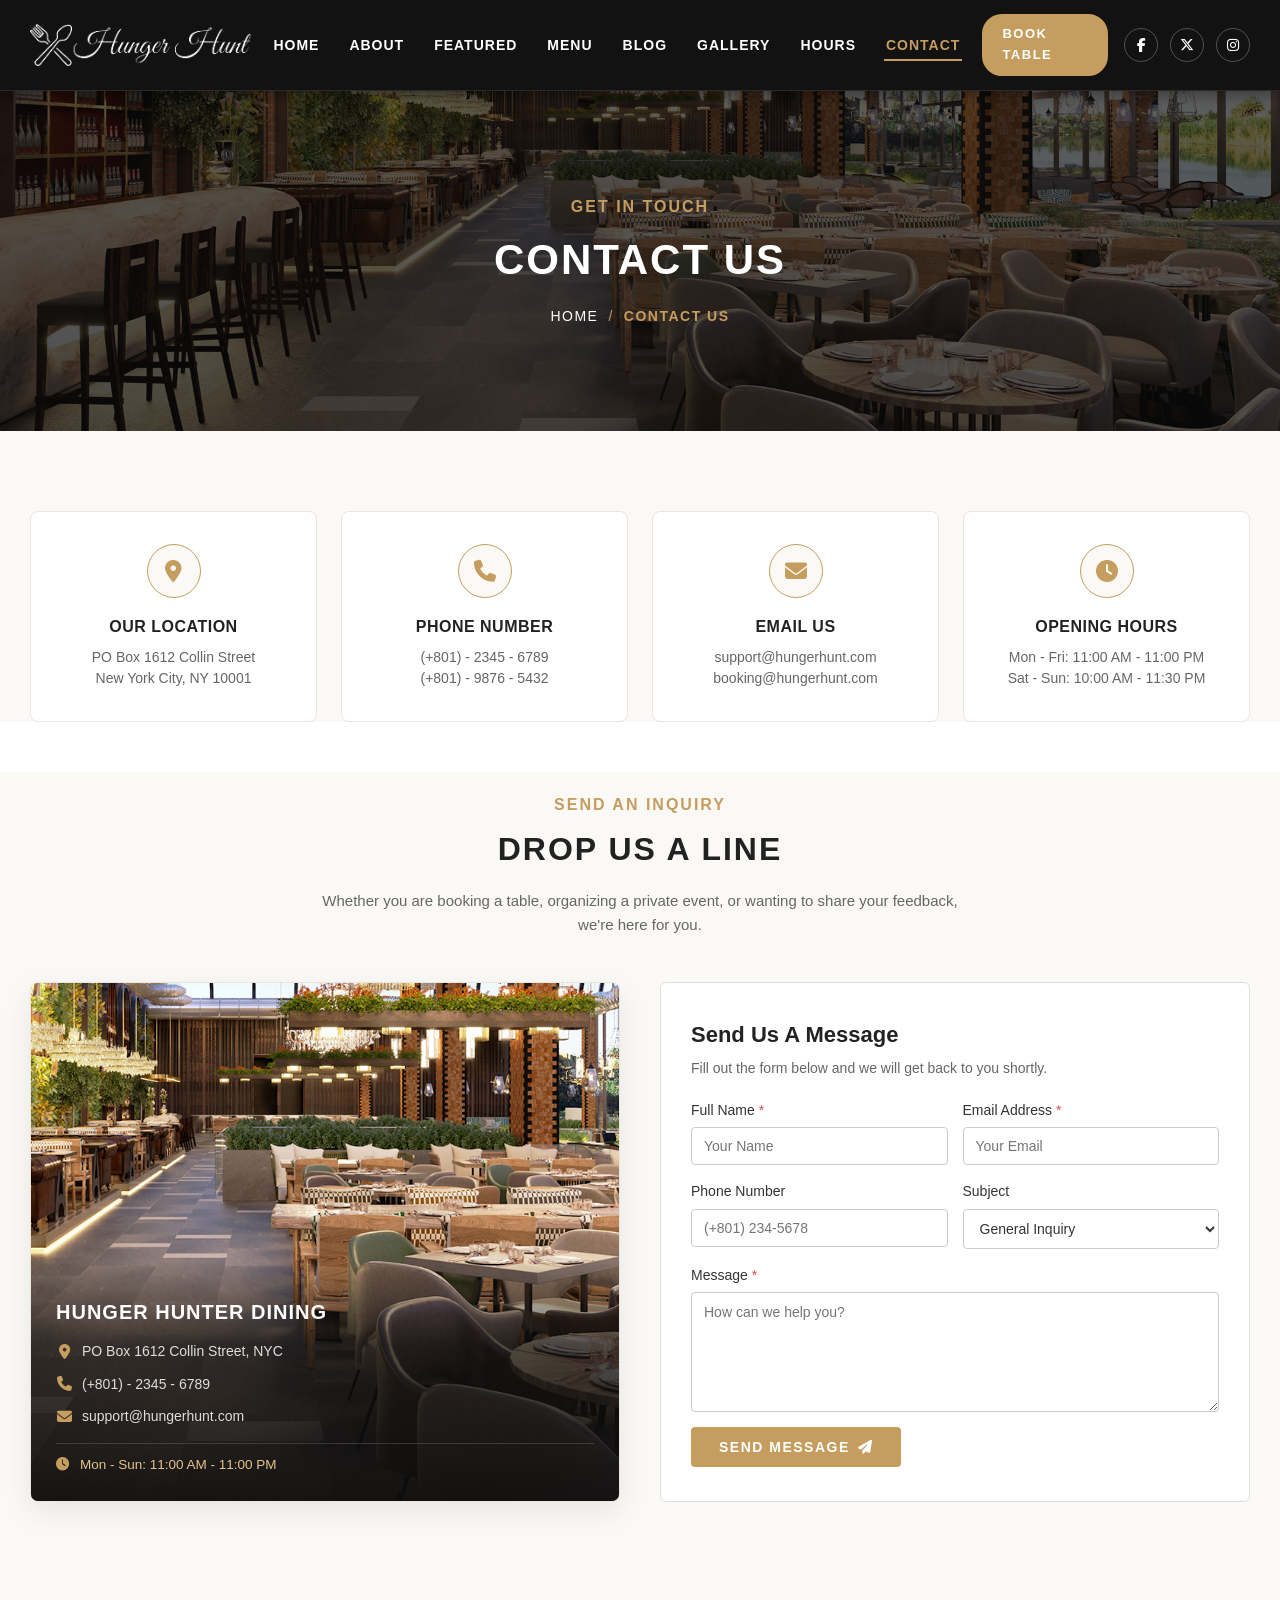
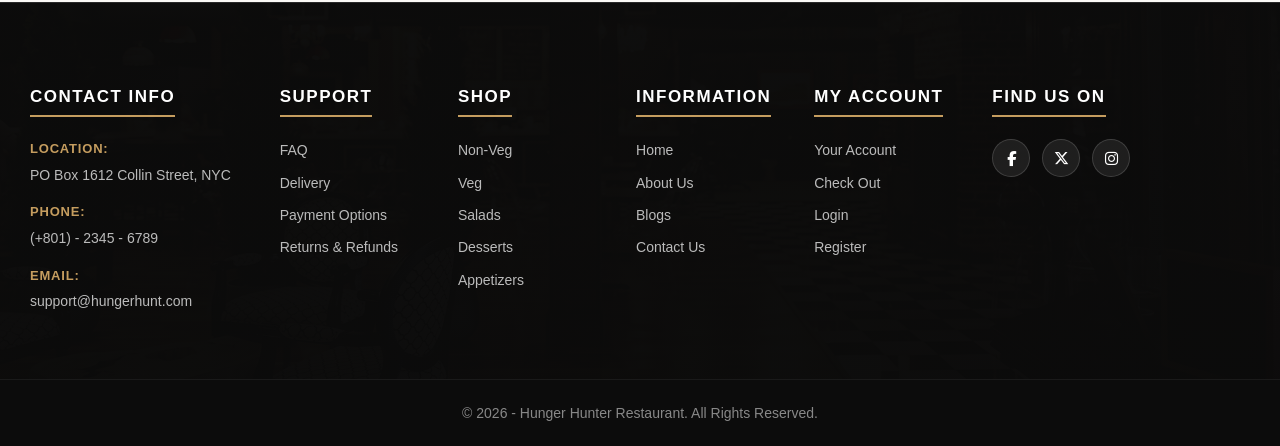
<file: contact.html>
<!DOCTYPE html>
<html lang="en">

<head>
    <meta charset="UTF-8">
    <meta name="viewport" content="width=device-width, initial-scale=1.0">
    <title>Contact Us - Hunger Hunter Restaurant</title>
    <link rel="stylesheet" href="style.css">
    <link rel="stylesheet" href="https://cdnjs.cloudflare.com/ajax/libs/font-awesome/6.5.1/css/all.min.css">
</head>

<body>
    <header class="site-header">
        <div class="nav-wrapper">
            <div class="header-main-bar">
                <a href="index.html" class="brand-logo">
                    <img src="images/logo.png" alt="Hunger Hunter Logo">
                </a>
            </div>
            <nav class="nav-menu">
                <ul class="nav-list">
                    <li class="nav-item"><a href="index.html" class="nav-link">HOME</a></li>
                    <li class="nav-item"><a href="about.html" class="nav-link">ABOUT</a></li>
                    <li class="nav-item"><a href="index.html#dishes" class="nav-link">FEATURED</a></li>
                    <li class="nav-item"><a href="menu.html" class="nav-link">MENU</a></li>
                    <li class="nav-item"><a href="index.html#blogs" class="nav-link">BLOG</a></li>
                    <li class="nav-item"><a href="index.html#gallery" class="nav-link">GALLERY</a></li>
                    <li class="nav-item"><a href="index.html#hours" class="nav-link">HOURS</a></li>
                    <li class="nav-item"><a href="contact.html" class="nav-link active">CONTACT</a></li>
                </ul>
            </nav>
            <div class="header-actions">
                <a href="#contact" class="btn btn-nav">BOOK TABLE</a>
                <div class="header-social">
                    <a href="https://facebook.com" class="social-link" target="_blank" rel="noopener">
                        <i class="fa-brands fa-facebook-f"></i></a>
                    <a href="https://twitter.com" class="social-link" target="_blank" rel="noopener"> 
                        <i class="fa-brands fa-x-twitter"></i></a>
                    <a href="https://instagram.com" class="social-link" target="_blank" rel="noopener">
                        <i class="fa-brands fa-instagram"></i></a>
                </div>
            </div>
        </div>
    </header>

    <section class="page-banner contact-banner">
        <div class="page-banner-content">
            <h1 class="page-banner-title"><span class="cursive-title">Get In Touch</span> CONTACT US</h1>
            <div class="page-breadcrumb">
                <a href="index.html">Home</a>
                <span class="separator">/</span>
                <span class="current">Contact Us</span>
            </div>
        </div>
    </section>

    <section class="contact-cards-section">
        <div class="contact-wrapper">
            <div class="contact-cards-grid">
                <div class="contact-info-card-box">
                    <div class="contact-card-icon"><i class="fa-solid fa-location-dot"></i></div>
                    <h3 class="contact-card-title">Our Location</h3>
                    <p class="contact-card-text">PO Box 1612 Collin Street</p>
                    <p class="contact-card-text">New York City, NY 10001</p>
                </div>
                <div class="contact-info-card-box">
                    <div class="contact-card-icon"><i class="fa-solid fa-phone"></i></div>
                    <h3 class="contact-card-title">Phone Number</h3>
                    <p class="contact-card-text">(+801) - 2345 - 6789</p>
                    <p class="contact-card-text">(+801) - 9876 - 5432</p>
                </div>
                <div class="contact-info-card-box">
                    <div class="contact-card-icon"><i class="fa-solid fa-envelope"></i></div>
                    <h3 class="contact-card-title">Email Us</h3>
                    <p class="contact-card-text">support@hungerhunt.com</p>
                    <p class="contact-card-text">booking@hungerhunt.com</p>
                </div>
                <div class="contact-info-card-box">
                    <div class="contact-card-icon"><i class="fa-solid fa-clock"></i></div>
                    <h3 class="contact-card-title">Opening Hours</h3>
                    <p class="contact-card-text">Mon - Fri: 11:00 AM - 11:00 PM</p>
                    <p class="contact-card-text">Sat - Sun: 10:00 AM - 11:30 PM</p>
                </div>
            </div>
        </div>
    </section>

    <section id="contact" class="contact-section contact-page-section">
        <div class="contact-wrapper">
            <div class="section-header contact-header">
                <h2 class="section-title"><span class="cursive-title">Send An Inquiry</span> DROP US A LINE</h2>
                <div class="divider dark-divider">
                    <span class="divider-icon"></span>
                </div>
                <p class="contact-subtitle">Whether you are booking a table, organizing a private event, or wanting to
                    share your feedback, we're here for you.</p>
            </div>
            <div class="contact-grid">
                <div class="contact-image-col">
                    <div class="contact-image-card">
                        <img src="images/dinning-table-room.jpg" alt="Hunger Hunter Restaurant Dining"
                            class="contact-img">
                        <div class="contact-image-overlay">
                            <div class="contact-image-info">
                                <h3 class="contact-info-title">Hunger Hunter Dining</h3>
                                <p class="contact-info-text"><i class="fa-solid fa-location-dot"></i> PO Box 1612 Collin
                                    Street, NYC</p>
                                <p class="contact-info-text"><i class="fa-solid fa-phone"></i> (+801) - 2345 - 6789</p>
                                <p class="contact-info-text"><i class="fa-solid fa-envelope"></i> support@hungerhunt.com
                                </p>
                                <div class="contact-hours-badge">
                                    <i class="fa-solid fa-clock"></i>
                                    <span>Mon - Sun: 11:00 AM - 11:00 PM</span>
                                </div>
                            </div>
                        </div>
                    </div>
                </div>
                <div class="contact-form-col">
                    <div class="contact-form-card">
                        <h3 class="form-title">Send Us A Message</h3>
                        <p class="form-subtitle">Fill out the form below and we will get back to you shortly.</p>
                        <form class="contact-form" action="#" method="post">
                            <div class="form-row">
                                <div class="form-group">
                                    <label for="contact-name">Full Name <span class="required">*</span></label>
                                    <input type="text" id="contact-name" name="name" class="contact-input"
                                        placeholder="Your Name" required>
                                </div>
                                <div class="form-group">
                                    <label for="contact-email">Email Address <span class="required">*</span></label>
                                    <input type="email" id="contact-email" name="email" class="contact-input"
                                        placeholder="Your Email" required>
                                </div>
                            </div>
                            <div class="form-row">
                                <div class="form-group">
                                    <label for="contact-phone">Phone Number</label>
                                    <input type="tel" id="contact-phone" name="phone" class="contact-input"
                                        placeholder="(+801) 234-5678">
                                </div>
                                <div class="form-group">
                                    <label for="contact-subject">Subject</label>
                                    <select id="contact-subject" name="subject" class="contact-input contact-select">
                                        <option value="General Inquiry">General Inquiry</option>
                                        <option value="Table Reservation">Table Reservation</option>
                                        <option value="Private Events">Private Dining & Events</option>
                                        <option value="Feedback">Feedback & Suggestions</option>
                                        <option value="Catering">Catering Service</option>
                                    </select>
                                </div>
                            </div>
                            <div class="form-group">
                                <label for="contact-message">Message <span class="required">*</span></label>
                                <textarea id="contact-message" name="message" class="contact-input contact-textarea"
                                    rows="5" placeholder="How can we help you?" required></textarea>
                            </div>
                            <button type="submit" class="btn btn-primary btn-submit-contact">
                                <span>Send Message</span>
                                <i class="fa-solid fa-paper-plane"></i>
                            </button>
                        </form>
                    </div>
                </div>
            </div>
        </div>
    </section>
    <footer id="footer" class="site-footer">
        <div class="footer-wrapper">
            <div class="footer-grid">
                <div class="footer-col">
                    <h4 class="footer-heading">Contact info</h4>
                    <ul class="footer-contact-list">
                        <li>
                            <span class="contact-label">Location:</span>
                            <span>PO Box 1612 Collin Street, NYC</span>
                        </li>
                        <li>
                            <span class="contact-label">Phone:</span>
                            <span>(+801) - 2345 - 6789</span>
                        </li>
                        <li>
                            <span class="contact-label">Email:</span>
                            <a href="mailto:support@hungerhunt.com">support@hungerhunt.com</a>
                        </li>
                    </ul>
                </div>
                <div class="footer-col">
                    <h4 class="footer-heading">Support</h4>
                    <ul class="footer-links">
                        <li><a href="index.html#hero">FAQ</a></li>
                        <li><a href="about.html">Delivery</a></li>
                        <li><a href="index.html#dishes">Payment Options</a></li>
                        <li><a href="contact.html">Returns & Refunds</a></li>
                    </ul>
                </div>
                <div class="footer-col">
                    <h4 class="footer-heading">Shop</h4>
                    <ul class="footer-links">
                        <li><a href="menu.html">Non-Veg</a></li>
                        <li><a href="menu.html">Veg</a></li>
                        <li><a href="menu.html">Salads</a></li>
                        <li><a href="menu.html">Desserts</a></li>
                        <li><a href="menu.html">Appetizers</a></li>
                    </ul>
                </div>
                <div class="footer-col">
                    <h4 class="footer-heading">Information</h4>
                    <ul class="footer-links">
                        <li><a href="index.html">Home</a></li>
                        <li><a href="about.html">About Us</a></li>
                        <li><a href="index.html#blogs">Blogs</a></li>
                        <li><a href="contact.html">Contact Us</a></li>
                    </ul>
                </div>
                <div class="footer-col">
                    <h4 class="footer-heading">My Account</h4>
                    <ul class="footer-links">
                        <li><a href="index.html">Your Account</a></li>
                        <li><a href="index.html">Check Out</a></li>
                        <li><a href="index.html">Login</a></li>
                        <li><a href="index.html">Register</a></li>
                    </ul>
                </div>
                <div class="footer-col footer-col-wide">
                    <div class="footer-social-section">
                        <h4 class="footer-heading">Find Us On</h4>
                        <div class="social-row">
                            <a href="https://facebook.com" class="social-circle" target="_blank" rel="noopener"><i
                                    class="fa-brands fa-facebook-f"></i></a>
                            <a href="https://twitter.com" class="social-circle" target="_blank" rel="noopener"><i
                                    class="fa-brands fa-x-twitter"></i></a>
                            <a href="https://instagram.com" class="social-circle" target="_blank" rel="noopener"><i
                                    class="fa-brands fa-instagram"></i></a>
                        </div>
                    </div>
                </div>
            </div>
        </div>
    </footer>
    <div class="footer-bottom">
        <div class="footer-bottom-wrapper">
            <p class="copyright-text">© 2026 - Hunger Hunter Restaurant. All Rights Reserved.</p>
        </div>
    </div>
</body>

</html>
</file>
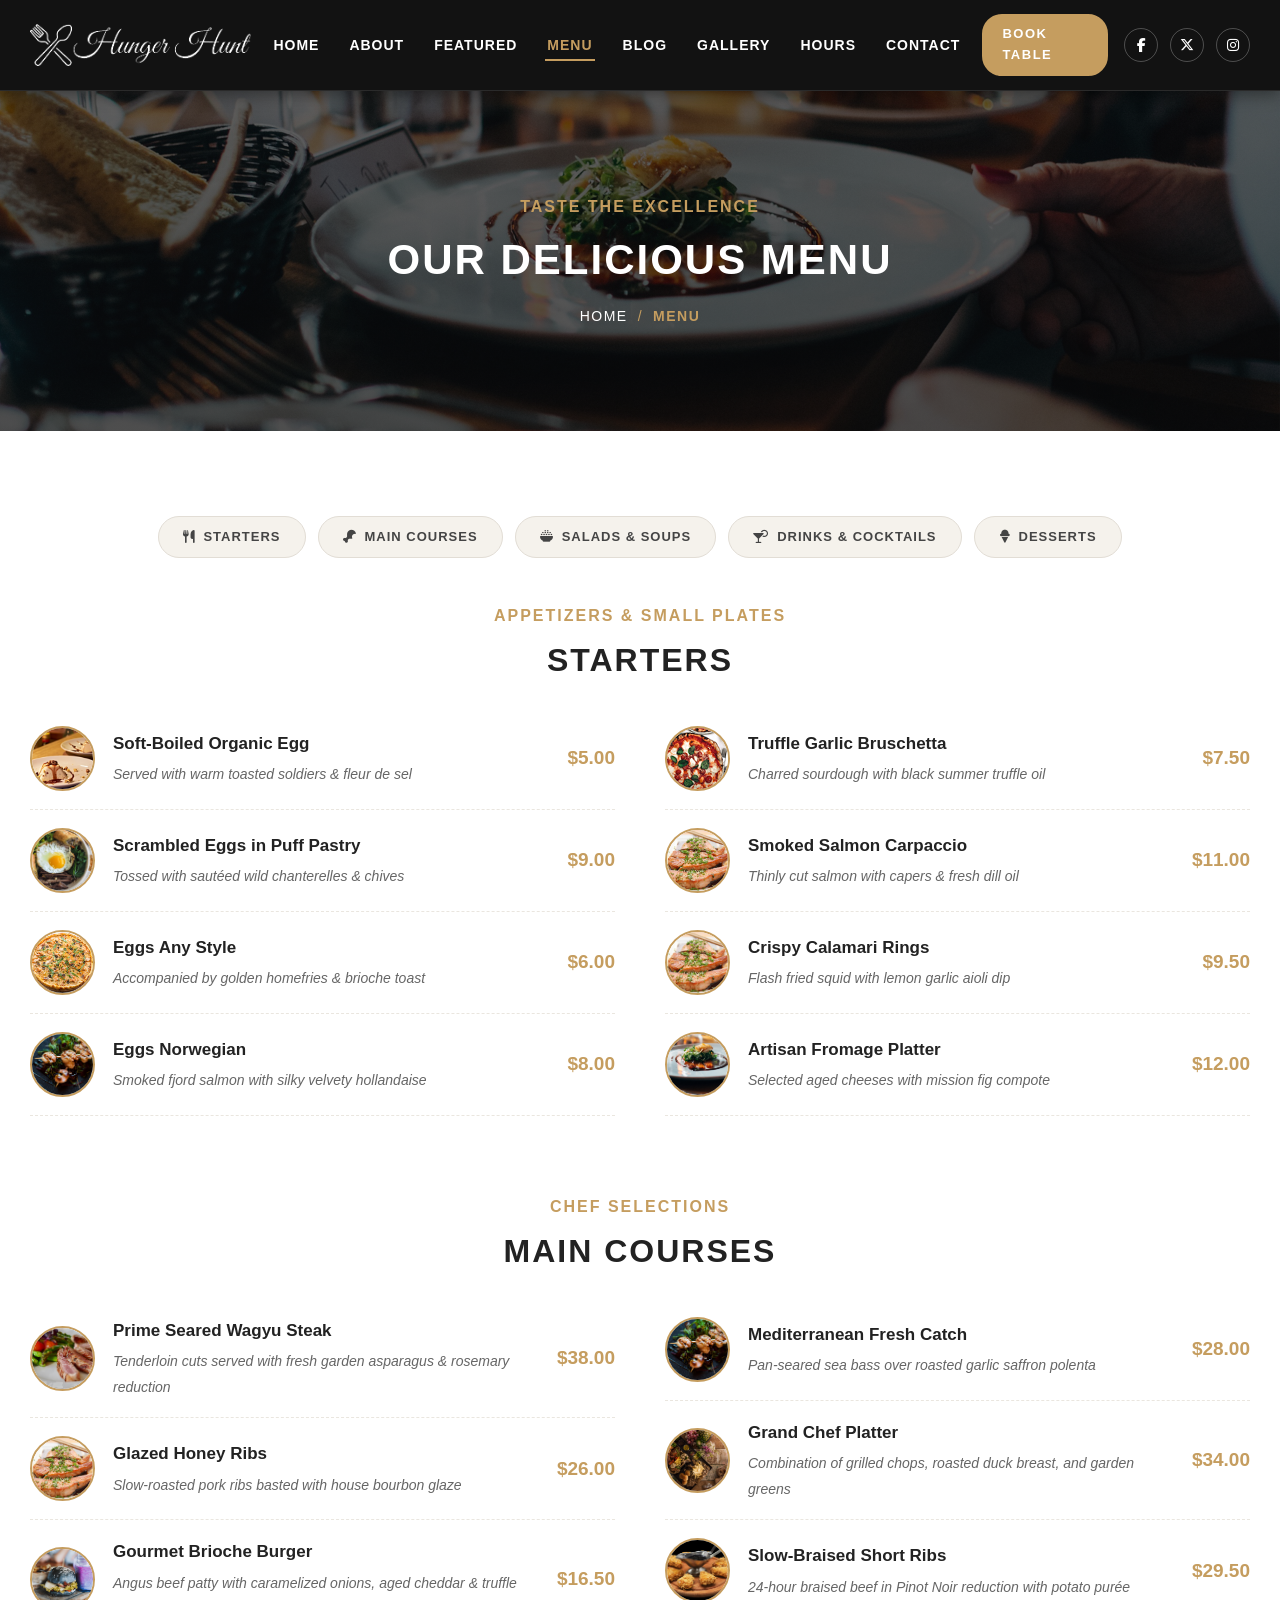
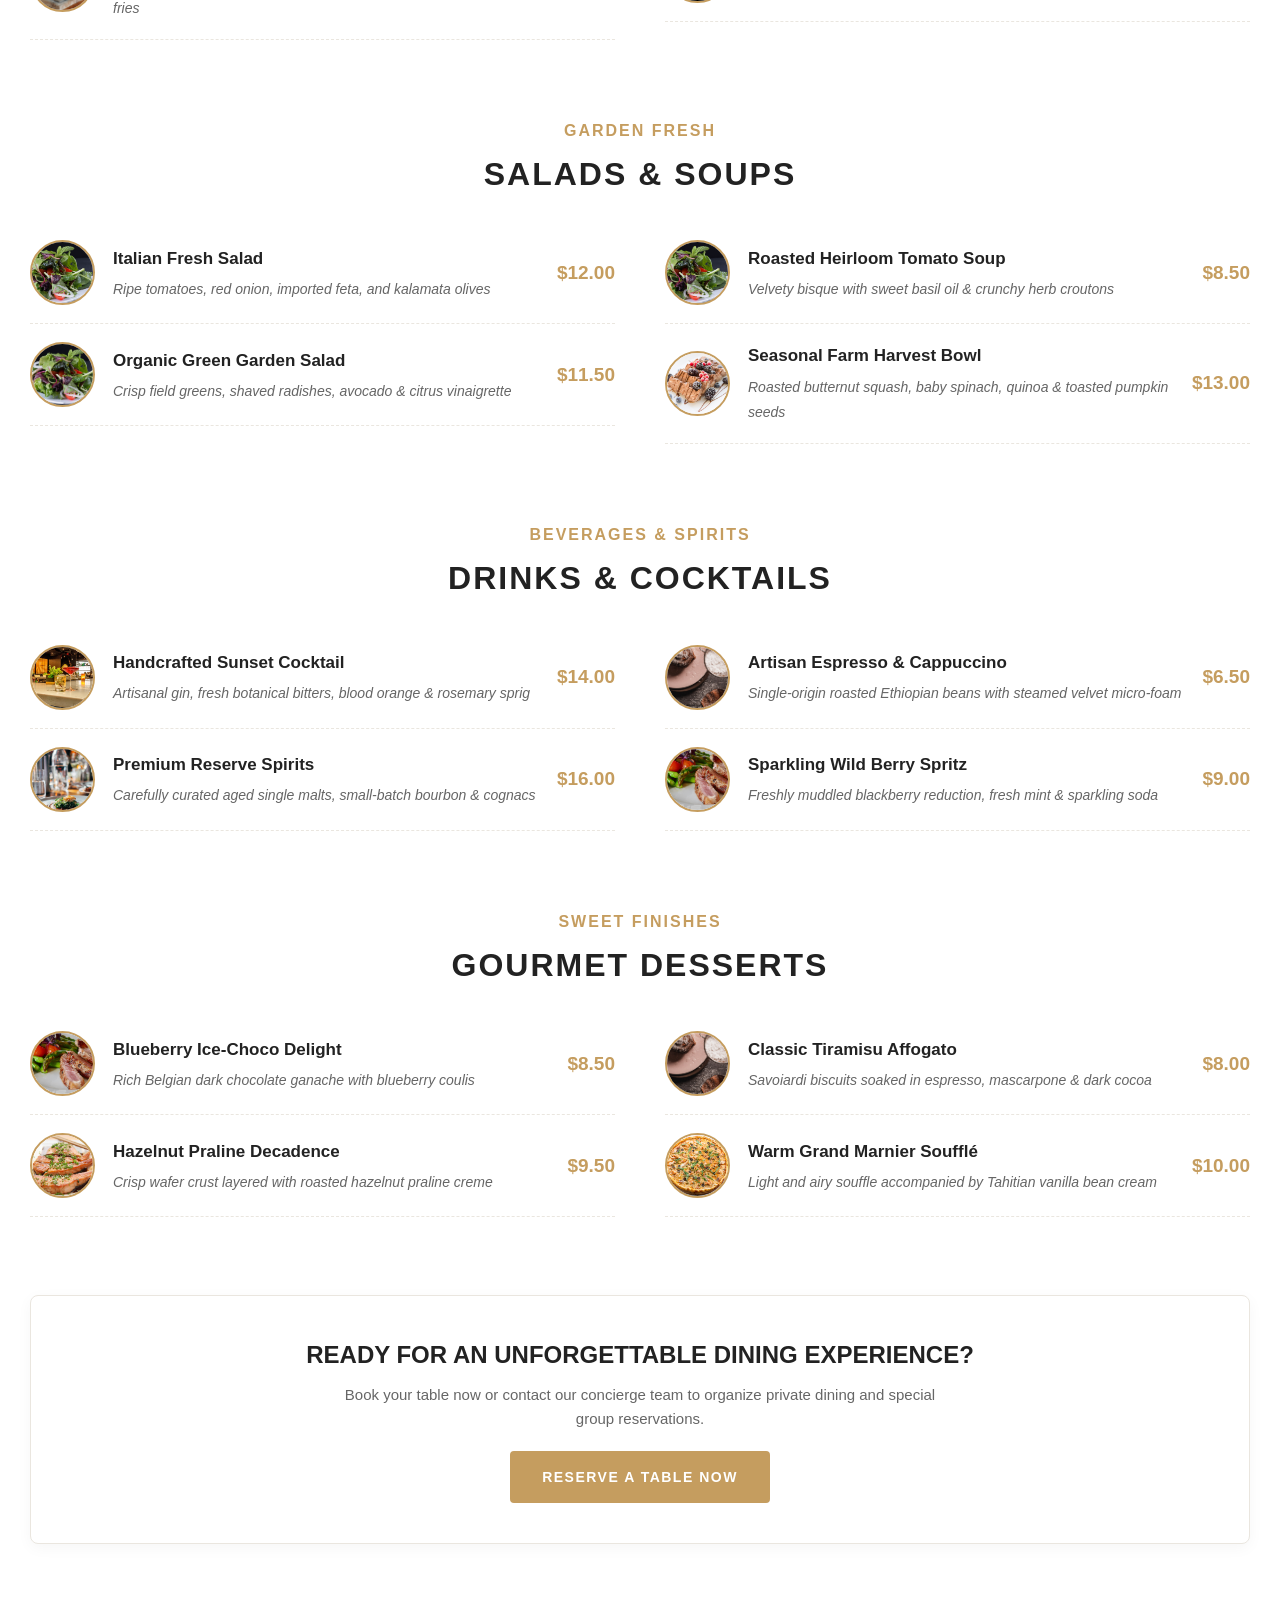
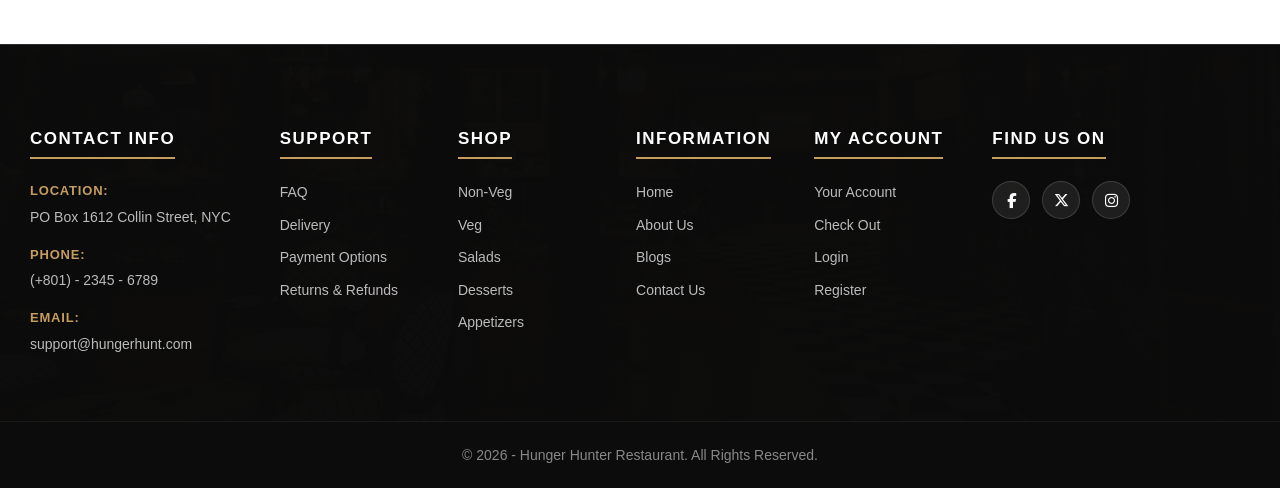
<file: menu.html>
<!DOCTYPE html>
<html lang="en">

<head>
    <meta charset="UTF-8">
    <meta name="viewport" content="width=device-width, initial-scale=1.0">
    <title>Our Menu - Hunger Hunter Restaurant</title>
    <link rel="stylesheet" href="style.css">
    <link rel="stylesheet" href="https://cdnjs.cloudflare.com/ajax/libs/font-awesome/6.5.1/css/all.min.css">
</head>

<body>
    <header class="site-header">
        <div class="nav-wrapper">
            <div class="header-main-bar">
                <a href="index.html" class="brand-logo">
                    <img src="images/logo.png" alt="Hunger Hunter Logo">
                </a>
            </div>
            <nav class="nav-menu">
                <ul class="nav-list">
                    <li class="nav-item"><a href="index.html" class="nav-link">HOME</a></li>
                    <li class="nav-item"><a href="about.html" class="nav-link">ABOUT</a></li>
                    <li class="nav-item"><a href="index.html#dishes" class="nav-link">FEATURED</a></li>
                    <li class="nav-item"><a href="menu.html" class="nav-link active">MENU</a></li>
                    <li class="nav-item"><a href="index.html#blogs" class="nav-link">BLOG</a></li>
                    <li class="nav-item"><a href="index.html#gallery" class="nav-link">GALLERY</a></li>
                    <li class="nav-item"><a href="index.html#hours" class="nav-link">HOURS</a></li>
                    <li class="nav-item"><a href="contact.html" class="nav-link">CONTACT</a></li>
                </ul>
            </nav>
            <div class="header-actions">
                <a href="contact.html" class="btn btn-nav">BOOK TABLE</a>
                <div class="header-social">
                    <a href="https://facebook.com" class="social-link" target="_blank" rel="noopener">
                        <i class="fa-brands fa-facebook-f"></i></a>
                    <a href="https://twitter.com" class="social-link" target="_blank" rel="noopener">
                        <i class="fa-brands fa-x-twitter"></i></a>
                    <a href="https://instagram.com" class="social-link" target="_blank" rel="noopener">
                        <i class="fa-brands fa-instagram"></i></a>
                </div>
            </div>
        </div>
    </header>

    <section class="page-banner menu-banner">
        <div class="page-banner-content">
            <h1 class="page-banner-title"><span class="cursive-title">Taste The Excellence</span> OUR DELICIOUS MENU
            </h1>
            <div class="page-breadcrumb">
                <a href="index.html">Home</a>
                <span class="separator">/</span>
                <span class="current">Menu</span>
            </div>
        </div>
    </section>

    <section class="menu-section menu-page-section">
        <div class="menu-wrapper">
            <div class="menu-tabs">
                <a href="#starters" class="menu-tab"><i class="fa-solid fa-utensils"></i> Starters</a>
                <a href="#mains" class="menu-tab"><i class="fa-solid fa-drumstick-bite"></i> Main Courses</a>
                <a href="#salads" class="menu-tab"><i class="fa-solid fa-bowl-rice"></i> Salads & Soups</a>
                <a href="#drinks" class="menu-tab"><i class="fa-solid fa-martini-glass-citrus"></i> Drinks &
                    Cocktails</a>
                <a href="#desserts" class="menu-tab"><i class="fa-solid fa-ice-cream"></i> Desserts</a>
            </div>

            <div id="starters" class="menu-category-block">
                <div class="section-header menu-category-header">
                    <h2 class="section-title"><span class="cursive-title">Appetizers & Small Plates</span> STARTERS</h2>
                    <div class="divider dark-divider">
                        <span class="divider-icon"></span>
                    </div>
                </div>
                <div class="menu-columns">
                    <div class="menu-col">
                        <div class="menu-item">
                            <img src="images/food1.jpg" alt="Soft-Boiled Organic Egg" class="menu-thumb">
                            <div class="menu-item-info">
                                <h4 class="menu-item-title">Soft-Boiled Organic Egg</h4>
                                <span class="menu-item-desc">Served with warm toasted soldiers & fleur de sel</span>
                            </div>
                            <span class="menu-item-price">$5.00</span>
                        </div>
                        <div class="menu-item">
                            <img src="images/springrollegg.jpg" alt="Scrambled Eggs in Puff Pastry" class="menu-thumb">
                            <div class="menu-item-info">
                                <h4 class="menu-item-title">Scrambled Eggs in Puff Pastry</h4>
                                <span class="menu-item-desc">Tossed with sautéed wild chanterelles & chives</span>
                            </div>
                            <span class="menu-item-price">$9.00</span>
                        </div>
                        <div class="menu-item">
                            <img src="images/special-dish.jpg" alt="Eggs Any Style" class="menu-thumb">
                            <div class="menu-item-info">
                                <h4 class="menu-item-title">Eggs Any Style</h4>
                                <span class="menu-item-desc">Accompanied by golden homefries & brioche toast</span>
                            </div>
                            <span class="menu-item-price">$6.00</span>
                        </div>
                        <div class="menu-item">
                            <img src="images/fishmeat.jpg" alt="Eggs Norwegian" class="menu-thumb">
                            <div class="menu-item-info">
                                <h4 class="menu-item-title">Eggs Norwegian</h4>
                                <span class="menu-item-desc">Smoked fjord salmon with silky velvety hollandaise</span>
                            </div>
                            <span class="menu-item-price">$8.00</span>
                        </div>
                    </div>
                    <div class="menu-col">
                        <div class="menu-item">
                            <img src="images/chilly.jpg" alt="Truffle Garlic Bruschetta" class="menu-thumb">
                            <div class="menu-item-info">
                                <h4 class="menu-item-title">Truffle Garlic Bruschetta</h4>
                                <span class="menu-item-desc">Charred sourdough with black summer truffle oil</span>
                            </div>
                            <span class="menu-item-price">$7.50</span>
                        </div>
                        <div class="menu-item">
                            <img src="images/food2.jpg" alt="Smoked Salmon Carpaccio" class="menu-thumb">
                            <div class="menu-item-info">
                                <h4 class="menu-item-title">Smoked Salmon Carpaccio</h4>
                                <span class="menu-item-desc">Thinly cut salmon with capers & fresh dill oil</span>
                            </div>
                            <span class="menu-item-price">$11.00</span>
                        </div>
                        <div class="menu-item">
                            <img src="images/chicken.jpg" alt="Crispy Calamari Rings" class="menu-thumb">
                            <div class="menu-item-info">
                                <h4 class="menu-item-title">Crispy Calamari Rings</h4>
                                <span class="menu-item-desc">Flash fried squid with lemon garlic aioli dip</span>
                            </div>
                            <span class="menu-item-price">$9.50</span>
                        </div>
                        <div class="menu-item">
                            <img src="images/main-courses.jpg" alt="Artisan Fromage Platter" class="menu-thumb">
                            <div class="menu-item-info">
                                <h4 class="menu-item-title">Artisan Fromage Platter</h4>
                                <span class="menu-item-desc">Selected aged cheeses with mission fig compote</span>
                            </div>
                            <span class="menu-item-price">$12.00</span>
                        </div>
                    </div>
                </div>
            </div>

            <div id="mains" class="menu-category-block">
                <div class="section-header menu-category-header">
                    <h2 class="section-title"><span class="cursive-title">Chef Selections</span> MAIN COURSES</h2>
                    <div class="divider dark-divider">
                        <span class="divider-icon"></span>
                    </div>
                </div>
                <div class="menu-columns">
                    <div class="menu-col">
                        <div class="menu-item">
                            <img src="images/asparagus.jpg" alt="Prime Seared Wagyu Steak" class="menu-thumb">
                            <div class="menu-item-info">
                                <h4 class="menu-item-title">Prime Seared Wagyu Steak</h4>
                                <span class="menu-item-desc">Tenderloin cuts served with fresh garden asparagus &
                                    rosemary reduction</span>
                            </div>
                            <span class="menu-item-price">$38.00</span>
                        </div>
                        <div class="menu-item">
                            <img src="images/chicken.jpg" alt="Glazed Honey Ribs" class="menu-thumb">
                            <div class="menu-item-info">
                                <h4 class="menu-item-title">Glazed Honey Ribs</h4>
                                <span class="menu-item-desc">Slow-roasted pork ribs basted with house bourbon
                                    glaze</span>
                            </div>
                            <span class="menu-item-price">$26.00</span>
                        </div>
                        <div class="menu-item">
                            <img src="images/buger.jpg" alt="Gourmet Brioche Burger" class="menu-thumb">
                            <div class="menu-item-info">
                                <h4 class="menu-item-title">Gourmet Brioche Burger</h4>
                                <span class="menu-item-desc">Angus beef patty with caramelized onions, aged cheddar &
                                    truffle fries</span>
                            </div>
                            <span class="menu-item-price">$16.50</span>
                        </div>
                    </div>
                    <div class="menu-col">
                        <div class="menu-item">
                            <img src="images/fishmeat.jpg" alt="Mediterranean Fresh Catch" class="menu-thumb">
                            <div class="menu-item-info">
                                <h4 class="menu-item-title">Mediterranean Fresh Catch</h4>
                                <span class="menu-item-desc">Pan-seared sea bass over roasted garlic saffron
                                    polenta</span>
                            </div>
                            <span class="menu-item-price">$28.00</span>
                        </div>
                        <div class="menu-item">
                            <img src="images/platter.jpg" alt="Grand Chef Platter" class="menu-thumb">
                            <div class="menu-item-info">
                                <h4 class="menu-item-title">Grand Chef Platter</h4>
                                <span class="menu-item-desc">Combination of grilled chops, roasted duck breast, and
                                    garden greens</span>
                            </div>
                            <span class="menu-item-price">$34.00</span>
                        </div>
                        <div class="menu-item">
                            <img src="images/food3.jpg" alt="Slow-Braised Short Ribs" class="menu-thumb">
                            <div class="menu-item-info">
                                <h4 class="menu-item-title">Slow-Braised Short Ribs</h4>
                                <span class="menu-item-desc">24-hour braised beef in Pinot Noir reduction with potato
                                    purée</span>
                            </div>
                            <span class="menu-item-price">$29.50</span>
                        </div>
                    </div>
                </div>
            </div>

            <div id="salads" class="menu-category-block">
                <div class="section-header menu-category-header">
                    <h2 class="section-title"><span class="cursive-title">Garden Fresh</span> SALADS & SOUPS</h2>
                    <div class="divider dark-divider">
                        <span class="divider-icon"></span>
                    </div>
                </div>
                <div class="menu-columns">
                    <div class="menu-col">
                        <div class="menu-item">
                            <img src="images/vegetable.jpg" alt="Italian Fresh Salad" class="menu-thumb">
                            <div class="menu-item-info">
                                <h4 class="menu-item-title">Italian Fresh Salad</h4>
                                <span class="menu-item-desc">Ripe tomatoes, red onion, imported feta, and kalamata
                                    olives</span>
                            </div>
                            <span class="menu-item-price">$12.00</span>
                        </div>
                        <div class="menu-item">
                            <img src="images/salad.jpg" alt="Organic Green Garden Salad" class="menu-thumb">
                            <div class="menu-item-info">
                                <h4 class="menu-item-title">Organic Green Garden Salad</h4>
                                <span class="menu-item-desc">Crisp field greens, shaved radishes, avocado & citrus
                                    vinaigrette</span>
                            </div>
                            <span class="menu-item-price">$11.50</span>
                        </div>
                    </div>
                    <div class="menu-col">
                        <div class="menu-item">
                            <img src="images/vegetable.jpg" alt="Roasted Heirloom Tomato Soup" class="menu-thumb">
                            <div class="menu-item-info">
                                <h4 class="menu-item-title">Roasted Heirloom Tomato Soup</h4>
                                <span class="menu-item-desc">Velvety bisque with sweet basil oil & crunchy herb
                                    croutons</span>
                            </div>
                            <span class="menu-item-price">$8.50</span>
                        </div>
                        <div class="menu-item">
                            <img src="images/food4.jpg" alt="Seasonal Farm Harvest Bowl" class="menu-thumb">
                            <div class="menu-item-info">
                                <h4 class="menu-item-title">Seasonal Farm Harvest Bowl</h4>
                                <span class="menu-item-desc">Roasted butternut squash, baby spinach, quinoa & toasted
                                    pumpkin seeds</span>
                            </div>
                            <span class="menu-item-price">$13.00</span>
                        </div>
                    </div>
                </div>
            </div>

            <div id="drinks" class="menu-category-block">
                <div class="section-header menu-category-header">
                    <h2 class="section-title"><span class="cursive-title">Beverages & Spirits</span> DRINKS & COCKTAILS
                    </h2>
                    <div class="divider dark-divider">
                        <span class="divider-icon"></span>
                    </div>
                </div>
                <div class="menu-columns">
                    <div class="menu-col">
                        <div class="menu-item">
                            <img src="images/cocktails.jpg" alt="Handcrafted Signature Cocktails" class="menu-thumb">
                            <div class="menu-item-info">
                                <h4 class="menu-item-title">Handcrafted Sunset Cocktail</h4>
                                <span class="menu-item-desc">Artisanal gin, fresh botanical bitters, blood orange &
                                    rosemary sprig</span>
                            </div>
                            <span class="menu-item-price">$14.00</span>
                        </div>
                        <div class="menu-item">
                            <img src="images/harddrinks.jpg" alt="Single Malt Whiskey & Spirits" class="menu-thumb">
                            <div class="menu-item-info">
                                <h4 class="menu-item-title">Premium Reserve Spirits</h4>
                                <span class="menu-item-desc">Carefully curated aged single malts, small-batch bourbon &
                                    cognacs</span>
                            </div>
                            <span class="menu-item-price">$16.00</span>
                        </div>
                    </div>
                    <div class="menu-col">
                        <div class="menu-item">
                            <img src="images/dessertcoffee.jpg" alt="Artisan Italian Espresso" class="menu-thumb">
                            <div class="menu-item-info">
                                <h4 class="menu-item-title">Artisan Espresso & Cappuccino</h4>
                                <span class="menu-item-desc">Single-origin roasted Ethiopian beans with steamed velvet
                                    micro-foam</span>
                            </div>
                            <span class="menu-item-price">$6.50</span>
                        </div>
                        <div class="menu-item">
                            <img src="images/non-veg1.jpg" alt="Berry Lemon Spritz" class="menu-thumb">
                            <div class="menu-item-info">
                                <h4 class="menu-item-title">Sparkling Wild Berry Spritz</h4>
                                <span class="menu-item-desc">Freshly muddled blackberry reduction, fresh mint &
                                    sparkling soda</span>
                            </div>
                            <span class="menu-item-price">$9.00</span>
                        </div>
                    </div>
                </div>
            </div>

            <div id="desserts" class="menu-category-block">
                <div class="section-header menu-category-header">
                    <h2 class="section-title"><span class="cursive-title">Sweet Finishes</span> GOURMET DESSERTS</h2>
                    <div class="divider dark-divider">
                        <span class="divider-icon"></span>
                    </div>
                </div>
                <div class="menu-columns">
                    <div class="menu-col">
                        <div class="menu-item">
                            <img src="images/non-veg1.jpg" alt="Blueberry Ice-Choco" class="menu-thumb">
                            <div class="menu-item-info">
                                <h4 class="menu-item-title">Blueberry Ice-Choco Delight</h4>
                                <span class="menu-item-desc">Rich Belgian dark chocolate ganache with blueberry
                                    coulis</span>
                            </div>
                            <span class="menu-item-price">$8.50</span>
                        </div>
                        <div class="menu-item">
                            <img src="images/food2.jpg" alt="Chocolate Hazelnut Decadence" class="menu-thumb">
                            <div class="menu-item-info">
                                <h4 class="menu-item-title">Hazelnut Praline Decadence</h4>
                                <span class="menu-item-desc">Crisp wafer crust layered with roasted hazelnut praline
                                    creme</span>
                            </div>
                            <span class="menu-item-price">$9.50</span>
                        </div>
                    </div>
                    <div class="menu-col">
                        <div class="menu-item">
                            <img src="images/dessertcoffee.jpg" alt="Tiramisu Affogato" class="menu-thumb">
                            <div class="menu-item-info">
                                <h4 class="menu-item-title">Classic Tiramisu Affogato</h4>
                                <span class="menu-item-desc">Savoiardi biscuits soaked in espresso, mascarpone & dark
                                    cocoa</span>
                            </div>
                            <span class="menu-item-price">$8.00</span>
                        </div>
                        <div class="menu-item">
                            <img src="images/special-dish.jpg" alt="Chef Signature Souffle" class="menu-thumb">
                            <div class="menu-item-info">
                                <h4 class="menu-item-title">Warm Grand Marnier Soufflé</h4>
                                <span class="menu-item-desc">Light and airy souffle accompanied by Tahitian vanilla bean
                                    cream</span>
                            </div>
                            <span class="menu-item-price">$10.00</span>
                        </div>
                    </div>
                </div>
            </div>

            <div class="menu-cta-box">
                <h3 class="menu-cta-title">Ready For An Unforgettable Dining Experience?</h3>
                <p class="menu-cta-desc">Book your table now or contact our concierge team to organize private dining
                    and special group reservations.</p>
                <a href="contact.html" class="btn btn-primary">RESERVE A TABLE NOW</a>
            </div>
        </div>
    </section>

    <footer id="footer" class="site-footer">
        <div class="footer-wrapper">
            <div class="footer-grid">
                <div class="footer-col">
                    <h4 class="footer-heading">Contact info</h4>
                    <ul class="footer-contact-list">
                        <li>
                            <span class="contact-label">Location:</span>
                            <span>PO Box 1612 Collin Street, NYC</span>
                        </li>
                        <li>
                            <span class="contact-label">Phone:</span>
                            <span>(+801) - 2345 - 6789</span>
                        </li>
                        <li>
                            <span class="contact-label">Email:</span>
                            <a href="mailto:support@hungerhunt.com">support@hungerhunt.com</a>
                        </li>
                    </ul>
                </div>
                <div class="footer-col">
                    <h4 class="footer-heading">Support</h4>
                    <ul class="footer-links">
                        <li><a href="index.html#hero">FAQ</a></li>
                        <li><a href="about.html">Delivery</a></li>
                        <li><a href="index.html#dishes">Payment Options</a></li>
                        <li><a href="contact.html">Returns & Refunds</a></li>
                    </ul>
                </div>
                <div class="footer-col">
                    <h4 class="footer-heading">Shop</h4>
                    <ul class="footer-links">
                        <li><a href="menu.html#mains">Non-Veg</a></li>
                        <li><a href="menu.html#salads">Veg</a></li>
                        <li><a href="menu.html#salads">Salads</a></li>
                        <li><a href="menu.html#desserts">Desserts</a></li>
                        <li><a href="menu.html#starters">Appetizers</a></li>
                    </ul>
                </div>
                <div class="footer-col">
                    <h4 class="footer-heading">Information</h4>
                    <ul class="footer-links">
                        <li><a href="index.html">Home</a></li>
                        <li><a href="about.html">About Us</a></li>
                        <li><a href="index.html#blogs">Blogs</a></li>
                        <li><a href="contact.html">Contact Us</a></li>
                    </ul>
                </div>
                <div class="footer-col">
                    <h4 class="footer-heading">My Account</h4>
                    <ul class="footer-links">
                        <li><a href="index.html">Your Account</a></li>
                        <li><a href="index.html">Check Out</a></li>
                        <li><a href="index.html">Login</a></li>
                        <li><a href="index.html">Register</a></li>
                    </ul>
                </div>
                <div class="footer-col footer-col-wide">
                    <div class="footer-social-section">
                        <h4 class="footer-heading">Find Us On</h4>
                        <div class="social-row">
                            <a href="https://facebook.com" class="social-circle" target="_blank" rel="noopener"><i
                                    class="fa-brands fa-facebook-f"></i></a>
                            <a href="https://twitter.com" class="social-circle" target="_blank" rel="noopener"><i
                                    class="fa-brands fa-x-twitter"></i></a>
                            <a href="https://instagram.com" class="social-circle" target="_blank" rel="noopener"><i
                                    class="fa-brands fa-instagram"></i></a>
                        </div>
                    </div>
                </div>
            </div>
        </div>
    </footer>
    <div class="footer-bottom">
        <div class="footer-bottom-wrapper">
            <p class="copyright-text">© 2026 - Hunger Hunter Restaurant. All Rights Reserved.</p>
        </div>
    </div>
</body>

</html>
</file>
<file: style.css>
* {
    margin: 0;
    padding: 0;
    box-sizing: border-box;
}

html {
    scroll-behavior: smooth;
    font-size: 16px;
}

body {
    font-family: Arial, Helvetica, sans-serif;
    color: #222222;
    background-color: #ffffff;
    line-height: 1.6;
    width: 100%;
}
.nav-wrapper,
.hero-wrapper,
.about-wrapper,
.dishes-wrapper,
.hours-wrapper,
.menu-wrapper,
.blogs-wrapper,
.gallery-header,
.contact-wrapper,
.footer-wrapper,
.footer-bottom-wrapper {
    width: 100%;
    margin-left: auto;
    margin-right: auto;
    padding-left: 30px;
    padding-right: 30px;
}

img {
    width: 100%;
    height: auto;
    display: block;
}

a {
    text-decoration: none;
    color: inherit;
    transition: all 0.3s ease;
}

ul {
    list-style: none;
}

button, input, select {
    font-family: inherit;
}

section {
    padding: 100px 0;
    width: 100%;
}

.section-title {
    font-size: 32px;
    font-weight: 700;
    letter-spacing: 2px;
    text-transform: uppercase;
    text-align: center;
    color: #222222;
}

.section-title.light-text {
    color: #ffffff;
}

.cursive-title {
    display: block;
    font-size: 16px;
    font-weight: 600;
    color: #c59d5f;
    text-transform: uppercase;
    letter-spacing: 2px;
    margin-bottom: 6px;
}
.btn {
    display: inline-flex;
    align-items: center;
    justify-content: center;
    padding: 13px 30px;
    font-size: 14px;
    font-weight: 600;
    text-transform: uppercase;
    letter-spacing: 1.5px;
    border-radius: 4px;
    transition: all 0.3s ease;
    cursor: pointer;
    border: 2px solid transparent;
}

.btn-primary {
    background-color: #c59d5f;
    color: #ffffff;
    border-color: #c59d5f;
}

.btn-primary:hover {
    background-color: #b38848;
    border-color: #b38848;
    transform: translateY(-2px);
    box-shadow: 0 6px 16px rgba(197, 157, 95, 0.35);
}

.btn-outline {
    background-color: transparent;
    color: #ffffff;
    border-color: #ffffff;
}

.btn-outline:hover {
    background-color: #c59d5f;
    border-color: #c59d5f;
    color: #ffffff;
    transform: translateY(-2px);
}

.btn-nav {
    padding: 8px 18px;
    font-size: 13px;
    background-color: #c59d5f;
    color: #ffffff;
    border-radius: 20px;
    border-color: #c59d5f;
}

.btn-nav:hover {
    background-color: #b38848;
    border-color: #b38848;
    color: #ffffff;
}
.site-header {
    position: sticky;
    top: 0;
    left: 0;
    z-index: 1000;
    background-color: #121212;
    border-bottom: 1px solid rgba(255, 255, 255, 0.1);
    box-shadow: 0 4px 15px rgba(0, 0, 0, 0.4);
    padding: 14px 0;
    width: 100%;
}

.site-header .nav-wrapper {
    display: flex;
    align-items: center;
    justify-content: space-between;
    gap: 20px;
    width: 100%;
}

.header-main-bar {
    display: flex;
    align-items: center;
}

.brand-logo img {
    height: 42px;
    width: auto;
}

.nav-menu {
    display: flex;
    align-items: center;
}

.nav-list {
    display: flex;
    align-items: center;
    gap: 26px;
}

.nav-link {
    font-size: 14px;
    font-weight: 600;
    letter-spacing: 1px;
    color: #ffffff;
    padding: 6px 2px;
    white-space: nowrap;
    border-bottom: 2px solid transparent;
}

.nav-link:hover,
.nav-link.active {
    color: #c59d5f;
    border-bottom: 2px solid #c59d5f;
}

.header-actions {
    display: flex;
    align-items: center;
    gap: 16px;
}

.header-social {
    display: flex;
    align-items: center;
    gap: 12px;
}

.social-link {
    display: inline-flex;
    align-items: center;
    justify-content: center;
    width: 34px;
    height: 34px;
    border-radius: 50%;
    border: 1px solid rgba(255, 255, 255, 0.25);
    font-size: 14px;
    color: #ffffff;
    transition: all 0.3s ease;
    text-align: center;
}

.social-link i {
    line-height: 1;
    display: inline-block;
}

.social-link:hover {
    background-color: #c59d5f;
    border-color: #c59d5f;
    color: #ffffff;
    transform: translateY(-2px);
}
.hero-section {
    position: relative;
    height: 800px;
    background-color: #111111;
    background-image: linear-gradient(rgba(0, 0, 0, 0.45), rgba(0, 0, 0, 0.55)), url('images/main-banner.jpg');
    background-position: center center;
    background-size: cover;
    background-repeat: no-repeat;
    display: flex;
    align-items: center;
    justify-content: center;
    text-align: center;
    color: #ffffff;
    padding: 100px 0 100px;
    width: 100%;
}

.hero-content {
    margin-bottom: 40px;
    width: 100%;
}

.hero-title {
    font-size: 50px;
    font-weight: 700;
    letter-spacing: 3px;
    text-transform: uppercase;
    color: #ffffff;
}

.hero-slogan {
    font-size: 20px;
    font-weight: 300;
    letter-spacing: 2px;
    color: #f0f0f0;
    text-transform: lowercase;
}

.booking-bar {
    background: rgba(18, 18, 18, 0.88);
    border: 1px solid rgba(197, 157, 95, 0.35);
    border-radius: 8px;
    padding: 20px 28px;
    width: 100%;
    margin: 0 auto;
    box-shadow: 0 12px 30px rgba(0, 0, 0, 0.15);
}

.booking-form {
    display: grid;
    grid-template-columns: 1fr 1fr 1fr auto;
    gap: 16px;
    align-items: center;
    width: 100%;
}

.form-field {
    width: 100%;
}

.form-select {
    width: 100%;
    background-color: rgba(255, 255, 255, 0.08);
    border: 1px solid rgba(255, 255, 255, 0.18);
    color: #ffffff;
    padding: 13px 18px;
    border-radius: 4px;
    font-size: 14px;
    cursor: pointer;
    transition: all 0.3s ease;
}

.form-select:focus {
    outline: none;
    border-color: #c59d5f;
    background-color: rgba(255, 255, 255, 0.14);
}

.form-select option {
    background-color: #1a1a1a;
    color: #ffffff;
}

.btn-book {
    padding: 13px 32px;
    white-space: nowrap;
}
.page-banner {
    position: relative;
    height: 340px;
    background-color: #121212;
    background-image: linear-gradient(rgba(10, 10, 10, 0.65), rgba(10, 10, 10, 0.72)), url('images/main-banner.jpg');
    background-position: center center;
    background-size: cover;
    background-repeat: no-repeat;
    display: flex;
    align-items: center;
    justify-content: center;
    text-align: center;
    color: #ffffff;
    width: 100%;
}

.page-banner.about-banner {
    background-image: linear-gradient(rgba(10, 10, 10, 0.65), rgba(10, 10, 10, 0.72)), url('images/food1.jpg');
}

.page-banner.menu-banner {
    background-image: linear-gradient(rgba(10, 10, 10, 0.65), rgba(10, 10, 10, 0.72)), url('images/main-courses.jpg');
}

.page-banner.contact-banner {
    background-image: linear-gradient(rgba(10, 10, 10, 0.65), rgba(10, 10, 10, 0.72)), url('images/dinning-table-room.jpg');
}

.page-banner-content {
    display: flex;
    flex-direction: column;
    align-items: center;
    gap: 12px;
    padding: 0 20px;
}

.page-banner-title {
    font-size: 42px;
    font-weight: 700;
    letter-spacing: 2px;
    text-transform: uppercase;
    color: #ffffff;
}

.page-breadcrumb {
    display: inline-flex;
    align-items: center;
    gap: 10px;
    font-size: 14px;
    color: #cccccc;
    text-transform: uppercase;
    letter-spacing: 1.5px;
    font-weight: 500;
}

.page-breadcrumb a {
    color: #ffffff;
    transition: color 0.3s ease;
}

.page-breadcrumb a:hover {
    color: #c59d5f;
}

.page-breadcrumb .separator {
    color: #c59d5f;
}

.page-breadcrumb .current {
    color: #c59d5f;
    font-weight: 600;
}
.features-section {
    background-color: #fbf9f6;
    padding: 90px 0;
    width: 100%;
}

.features-grid {
    display: grid;
    grid-template-columns: repeat(4, 1fr);
    gap: 26px;
    margin-top: 40px;
    width: 100%;
}

.feature-card {
    background: #ffffff;
    border: 1px solid #eae6df;
    border-radius: 8px;
    padding: 35px 22px;
    text-align: center;
    transition: all 0.3s ease;
}

.feature-card:hover {
    transform: translateY(-6px);
    border-color: #c59d5f;
    box-shadow: 0 10px 25px rgba(0, 0, 0, 0.08);
}

.feature-icon {
    width: 62px;
    height: 62px;
    border-radius: 50%;
    background-color: #fbf9f6;
    border: 2px solid #c59d5f;
    color: #c59d5f;
    display: inline-flex;
    align-items: center;
    justify-content: center;
    font-size: 24px;
    margin-bottom: 18px;
    transition: all 0.3s ease;
}

.feature-card:hover .feature-icon {
    background-color: #c59d5f;
    color: #ffffff;
}

.feature-title {
    font-size: 17px;
    font-weight: 700;
    color: #222222;
    margin-bottom: 10px;
    text-transform: uppercase;
    letter-spacing: 0.5px;
}

.feature-desc {
    font-size: 14px;
    color: #666666;
    line-height: 1.6;
}
.menu-tabs {
    display: flex;
    flex-wrap: wrap;
    justify-content: center;
    gap: 12px;
    margin-top: 25px;
    margin-bottom: 45px;
    width: 100%;
}

.menu-tab {
    padding: 10px 24px;
    font-size: 13px;
    font-weight: 600;
    text-transform: uppercase;
    letter-spacing: 1px;
    border-radius: 25px;
    background-color: #f5f2ec;
    color: #444444;
    border: 1px solid #e2ddd5;
    transition: all 0.3s ease;
    display: inline-flex;
    align-items: center;
    gap: 8px;
}

.menu-tab:hover,
.menu-tab.active {
    background-color: #c59d5f;
    color: #ffffff;
    border-color: #c59d5f;
    transform: translateY(-2px);
    box-shadow: 0 4px 12px rgba(197, 157, 95, 0.3);
}

.menu-category-block {
    margin-bottom: 60px;
    width: 100%;
}

.menu-category-header {
    text-align: center;
    margin-bottom: 30px;
}

.menu-page-section {
    padding-top: 60px;
}

.menu-cta-box {
    background: #ffffff;
    border: 1px solid #eae6df;
    border-radius: 8px;
    padding: 40px 30px;
    text-align: center;
    margin-top: 40px;
    box-shadow: 0 4px 15px rgba(0, 0, 0, 0.04);
}

.menu-cta-title {
    font-size: 24px;
    font-weight: 700;
    text-transform: uppercase;
    margin-bottom: 8px;
    color: #222222;
}

.menu-cta-desc {
    font-size: 15px;
    color: #666666;
    max-width: 600px;
    margin: 0 auto 20px;
}

.contact-cards-grid {
    display: grid;
    grid-template-columns: repeat(4, 1fr);
    gap: 24px;
    margin-bottom: 50px;
    width: 100%;
}

.contact-info-card-box {
    background: #ffffff;
    border: 1px solid #eae6df;
    border-radius: 8px;
    padding: 32px 20px;
    text-align: center;
    transition: all 0.3s ease;
}

.contact-info-card-box:hover {
    transform: translateY(-5px);
    border-color: #c59d5f;
    box-shadow: 0 8px 24px rgba(0, 0, 0, 0.08);
}

.contact-card-icon {
    width: 54px;
    height: 54px;
    border-radius: 50%;
    background: #fbf9f6;
    color: #c59d5f;
    border: 1px solid #c59d5f;
    display: inline-flex;
    align-items: center;
    justify-content: center;
    font-size: 22px;
    margin-bottom: 16px;
    transition: all 0.3s ease;
}

.contact-info-card-box:hover .contact-card-icon {
    background: #c59d5f;
    color: #ffffff;
}

.contact-card-title {
    font-size: 16px;
    font-weight: 700;
    text-transform: uppercase;
    color: #222222;
    margin-bottom: 8px;
    letter-spacing: 0.5px;
}

.contact-card-text {
    font-size: 14px;
    color: #666666;
    line-height: 1.5;
}

.contact-cards-section {
    background-color: #fbf9f6;
    padding: 80px 0 0;
    width: 100%;
}

.about-section {
    background-color: #ffffff;
    width: 100%;
}

.about-section-alt {
    background-color: #fbf9f6;
}

.about-wrapper {
    display: flex;
    align-items: stretch;
    gap: 60px;
    width: 100%;
}
.about-image-col {
    flex: 1;
    /* width: 50%; */
    display: flex;
}
.about-img {
    width: 100%;
    height: 100%;
    object-fit: cover;
    border-radius: 8px;
    box-shadow: 0 6px 20px rgba(0, 0, 0, 0.08);
    display: block;
}
.about-text-col {
    flex: 1;
    /* width: 50%; */
    display: flex;
    flex-direction: column;
    justify-content: center;
}
.about-text-col .section-title {
    text-align: left;
}
.about-text-col .divider {
    margin: 15px 0 25px;
}
.about-description {
    color: #666666;
    font-size: 16px;
    line-height: 1.8;
    margin-bottom: 18px;
}
.about-actions {
    margin-top: 25px;
}
.dishes-section {
    background-color: #fbf9f6;
    width: 100%;
}
.dishes-grid {
    display: grid;
    grid-template-columns: repeat(4, 1fr);
    gap: 28px;
    margin-top: 40px;
    width: 100%;
}
.dish-card {
    background: #ffffff;
    border-radius: 8px;
    overflow: hidden;
    border: 1px solid #eae6df;
    transition: all 0.3s ease;
    display: flex;
    flex-direction: column;
    width: 100%;
}
.dish-card:hover {
    transform: translateY(-8px);
    border-color: #c59d5f;
}
.dish-figure {
    overflow: hidden;
    height: 210px;
    width: 100%;
}
.dish-img {
    width: 100%;
    height: 100%;
    object-fit: cover;
    transition: transform 0.5s ease;
}
.dish-card:hover .dish-img {
    transform: scale(1.08);
}
.dish-body {
    padding: 22px;
    flex: 1;
    display: flex;
    flex-direction: column;
}
.dish-category {
    font-size: 12px;
    font-weight: 600;
    text-transform: uppercase;
    letter-spacing: 1.5px;
    color: #c59d5f;
    margin-bottom: 8px;
}
.dish-name {
    font-size: 18px;
    font-weight: 600;
    color: #222222;
    margin-bottom: 10px;
}
.dish-text {
    font-size: 14px;
    color: #666666;
    line-height: 1.5;
    margin-bottom: 16px;
    flex: 1;
}
.dish-price {
    font-size: 20px;
    font-weight: 700;
    color: #c59d5f;
}
.hours-section {
    background: linear-gradient(rgba(10, 10, 10, 0.84), rgba(10, 10, 10, 0.88)), url('images/dinning-table-room.jpg') center/cover no-repeat;
    color: #ffffff;
    text-align: center;
    width: 100%;
}
.hours-content {
    width: 100%;
    margin: 0 auto;
}
.schedule-grid {
    display: grid;
    grid-template-columns: 1fr 1fr;
    gap: 40px;
    margin: 40px 0;
    padding: 30px;
    background: rgba(255, 255, 255, 0.04);
    border: 1px solid rgba(255, 255, 255, 0.1);
    border-radius: 8px;
    width: 100%;
}
.schedule-block {
    width: 100%;
}
.schedule-days {
    font-size: 20px;
    font-weight: 600;
    color: #c59d5f;
    margin-bottom: 12px;
}

.schedule-time {
    font-size: 15px;
    color: #dddddd;
    line-height: 1.8;
}

.hours-contact {
    display: flex;
    flex-direction: column;
    align-items: center;
    gap: 20px;
    width: 100%;
}

.phone-number {
    font-size: 28px;
    font-weight: 700;
    letter-spacing: 2px;
    color: #c59d5f;
}
.menu-section {
    background-color: #ffffff;
    width: 100%;
}

.menu-columns {
    display: grid;
    grid-template-columns: 1fr 1fr;
    gap: 50px;
    margin-top: 40px;
    width: 100%;
}

.menu-col {
    width: 100%;
}

.menu-item {
    display: flex;
    align-items: center;
    gap: 18px;
    padding-bottom: 18px;
    margin-bottom: 18px;
    border-bottom: 1px dashed #eae6df;
    width: 100%;
}

.menu-thumb {
    width: 65px;
    height: 65px;
    border-radius: 50%;
    object-fit: cover;
    border: 2px solid #c59d5f;
    flex-shrink: 0;
}

.menu-item-info {
    flex: 1;
}

.menu-item-title {
    font-size: 17px;
    font-weight: 600;
    color: #222222;
    margin-bottom: 4px;
}

.menu-item-desc {
    font-size: 14px;
    color: #666666;
    font-style: italic;
}

.menu-item-price {
    font-size: 19px;
    font-weight: 700;
    color: #c59d5f;
    flex-shrink: 0;
}

.menu-actions {
    text-align: center;
    margin-top: 45px;
    width: 100%;
}

.blogs-section {
    background-color: #fbf9f6;
    width: 100%;
}

.blogs-grid {
    display: grid;
    grid-template-columns: 1fr 1fr;
    gap: 40px;
    margin-top: 40px;
    width: 100%;
}

.blog-card {
    background: #ffffff;
    border-radius: 8px;
    overflow: hidden;
    box-shadow: 0 2px 8px rgba(0, 0, 0, 0.06);
    border: 1px solid #eae6df;
    transition: all 0.3s ease;
    width: 100%;
}

.blog-card:hover {
    transform: translateY(-6px);
    box-shadow: 0 12px 30px rgba(0, 0, 0, 0.15);
}

.blog-figure {
    height: 260px;
    overflow: hidden;
    width: 100%;
}

.blog-img {
    width: 100%;
    height: 100%;
    object-fit: cover;
    transition: transform 0.5s ease;
}

.blog-card:hover .blog-img {
    transform: scale(1.06);
}

.blog-content {
    padding: 28px;
}

.blog-meta {
    display: flex;
    flex-wrap: wrap;
    gap: 14px;
    font-size: 13px;
    color: #666666;
    margin-bottom: 14px;
}

.blog-meta span {
    display: inline-flex;
    align-items: center;
}

.meta-author {
    color: #c59d5f;
    font-weight: 500;
}

.blog-title {
    font-size: 22px;
    font-weight: 600;
    margin-bottom: 14px;
    line-height: 1.4;
}

.blog-title a:hover {
    color: #c59d5f;
}

.blog-excerpt {
    font-size: 15px;
    color: #666666;
    line-height: 1.7;
    margin-bottom: 18px;
}

.blog-more {
    font-size: 14px;
    font-weight: 600;
    color: #c59d5f;
    display: inline-block;
    transition: all 0.3s ease;
}

.blog-more:hover {
    color: #b38848;
    transform: translateX(5px);
}
.gallery-section {
    padding-bottom: 0;
    background-color: #ffffff;
    width: 100%;
}

.gallery-grid {
    display: grid;
    grid-template-columns: repeat(4, 1fr);
    margin-top: 40px;
    width: 100%;
}

.gallery-item {
    position: relative;
    height: 280px;
    overflow: hidden;
    width: 100%;
    cursor: pointer;
}

.gallery-img {
    width: 100%;
    height: 100%;
    object-fit: cover;
    transition: transform 0.4s ease;
}

.gallery-overlay {
    position: absolute;
    top: 0;
    left: 0;
    width: 100%;
    height: 100%;
    background-color: rgba(0, 0, 0, 0.6);
    display: flex;
    flex-direction: column;
    align-items: center;
    justify-content: center;
    gap: 10px;
    opacity: 0;
    transition: opacity 0.3s ease;
    color: #ffffff;
}

.gallery-item-title {
    font-size: 18px;
    font-weight: 600;
    letter-spacing: 1px;
    text-transform: uppercase;
}

.icon-expand {
    display: inline-flex;
    align-items: center;
    justify-content: center;
    width: 32px;
    height: 32px;
    border-radius: 50%;
    background-color: #c59d5f;
    color: #ffffff;
    font-size: 20px;
    line-height: 1;
}

.gallery-item:hover .gallery-img {
    transform: scale(1.08);
}

.gallery-item:hover .gallery-overlay {
    opacity: 1;
}

.gallery-action {
    text-align: center;
    padding: 45px 0 80px;
    width: 100%;
}
.contact-section {
    background-color: #fbf9f6;
    padding: 100px 0;
    width: 100%;
}

.contact-page-section {
    padding-top: 20px;
}

.contact-header {
    text-align: center;
    max-width: 650px;
    margin: 0 auto 45px;
}

.contact-subtitle {
    margin-top: 14px;
    font-size: 15px;
    color: #666666;
    line-height: 1.6;
}

.contact-grid {
    display: grid;
    grid-template-columns: 1fr 1fr;
    gap: 40px;
    align-items: stretch;
    width: 100%;
}

.contact-image-col {
    display: flex;
    width: 100%;
    min-height: 520px;
}

.contact-image-card {
    position: relative;
    width: 100%;
    height: 100%;
    min-height: 520px;
    border-radius: 8px;
    overflow: hidden;
    box-shadow: 0 10px 30px rgba(0, 0, 0, 0.08);
    border: 1px solid #eae6df;
}

.contact-img {
    width: 100%;
    height: 100%;
    object-fit: cover;
    display: block;
    transition: transform 0.6s ease;
}

.contact-image-card:hover .contact-img {
    transform: scale(1.04);
}

.contact-image-overlay {
    position: absolute;
    bottom: 0;
    left: 0;
    right: 0;
    padding: 35px 25px 25px;
    background: linear-gradient(to top, rgba(14, 14, 14, 0.94) 0%, rgba(14, 14, 14, 0.72) 65%, transparent 100%);
    color: #ffffff;
    display: flex;
    flex-direction: column;
}

.contact-image-info {
    display: flex;
    flex-direction: column;
    gap: 10px;
}

.contact-info-title {
    font-size: 20px;
    font-weight: 700;
    letter-spacing: 1px;
    color: #ffffff;
    text-transform: uppercase;
    margin-bottom: 2px;
}

.contact-info-text {
    font-size: 14px;
    color: #dddddd;
    display: flex;
    align-items: center;
    gap: 10px;
    margin: 0;
}

.contact-info-text i {
    color: #c59d5f;
    font-size: 15px;
    width: 16px;
    text-align: center;
}

.contact-hours-badge {
    margin-top: 6px;
    padding-top: 10px;
    border-top: 1px solid rgba(255, 255, 255, 0.15);
    display: flex;
    align-items: center;
    gap: 10px;
    font-size: 13.5px;
    color: #e5c38c;
    font-weight: 500;
}

.contact-hours-badge i {
    color: #c59d5f;
}

.contact-form-col {
    display: flex;
    width: 100%;
}

.contact-form-card {
    background-color: #ffffff;
    border: 1px solid #dddddd;
    border-radius: 6px;
    padding: 30px;
    width: 100%;
    display: flex;
    flex-direction: column;
    justify-content: center;
}

.form-title {
    font-size: 22px;
    font-weight: 600;
    color: #222222;
    margin-bottom: 6px;
}

.form-subtitle {
    font-size: 14px;
    color: #666666;
    margin-bottom: 20px;
    line-height: 1.5;
}

.contact-form {
    width: 100%;
}

.form-row {
    display: flex;
    gap: 15px;
    margin-bottom: 15px;
    width: 100%;
}

.form-group {
    flex: 1;
    display: flex;
    flex-direction: column;
    margin-bottom: 15px;
}

.form-row .form-group {
    margin-bottom: 0;
}

.form-group label {
    font-size: 14px;
    font-weight: 500;
    color: #333333;
    margin-bottom: 6px;
}

.form-group label .required {
    color: #d9534f;
}

.contact-input {
    width: 100%;
    padding: 10px 12px;
    font-size: 14px;
    color: #333333;
    background-color: #ffffff;
    border: 1px solid #cccccc;
    border-radius: 4px;
    box-sizing: border-box;
    font-family: inherit;
}

.contact-input:focus {
    outline: none;
    border-color: #c59d5f;
}

.contact-select {
    cursor: pointer;
    background-color: #ffffff;
}

.contact-textarea {
    resize: vertical;
    min-height: 110px;
    font-family: inherit;
    line-height: 1.4;
}

.btn-submit-contact {
    padding: 12px 28px;
    font-size: 14px;
    font-weight: 600;
    background-color: #c59d5f;
    color: #ffffff;
    border: none;
    border-radius: 4px;
    cursor: pointer;
    display: inline-flex;
    align-items: center;
    gap: 8px;
    transition: background-color 0.2s ease;
}

.btn-submit-contact:hover {
    background-color: #b38848;
}

.site-footer {
    background: linear-gradient(rgba(10, 10, 10, 0.92), rgba(10, 10, 10, 0.94)), url('images/footerbg.jpg') center/cover no-repeat;
    color: #cccccc;
    padding: 80px 0 50px;
    border-top: 1px solid #2a2a2a;
    width: 100%;
}
.footer-grid {
    display: grid;
    grid-template-columns: 1.5fr 1fr 1fr 1fr 1fr 1.8fr;
    gap: 35px;
    width: 100%;
}

.footer-col {
    width: 100%;
}

.footer-heading {
    font-size: 17px;
    font-weight: 600;
    color: #ffffff;
    text-transform: uppercase;
    letter-spacing: 1.5px;
    margin-bottom: 22px;
    border-bottom: 2px solid #c59d5f;
    display: inline-block;
    padding-bottom: 5px;
}

.footer-contact-list li {
    display: flex;
    flex-direction: column;
    gap: 4px;
    margin-bottom: 16px;
    font-size: 14px;
    color: #bbbbbb;
}

.contact-label {
    color: #c59d5f;
    font-weight: 600;
    font-size: 13px;
    text-transform: uppercase;
    letter-spacing: 0.8px;
}

.footer-contact-list a:hover,
.footer-links a:hover {
    color: #c59d5f;
    padding-left: 4px;
}

.footer-links li {
    margin-bottom: 10px;
    font-size: 14px;
}

.footer-links a {
    color: #bbbbbb;
    display: inline-block;
    transition: all 0.3s ease;
}

.social-row {
    display: flex;
    gap: 12px;
}

.social-circle {
    width: 38px;
    height: 38px;
    border-radius: 50%;
    background-color: rgba(255, 255, 255, 0.08);
    display: inline-flex;
    align-items: center;
    justify-content: center;
    font-size: 15px;
    color: #ffffff;
    transition: all 0.3s ease;
    border: 1px solid rgba(255, 255, 255, 0.15);
    text-align: center;
}

.social-circle i {
    line-height: 1;
    display: inline-block;
}

.social-circle:hover {
    background-color: #c59d5f;
    border-color: #c59d5f;
    color: #ffffff;
    transform: translateY(-2px);
}

.newsletter-form {
    display: flex;
    position: relative;
    width: 100%;
}

.newsletter-input {
    width: 100%;
    background: rgba(255, 255, 255, 0.08);
    border: 1px solid rgba(255, 255, 255, 0.18);
    border-radius: 4px;
    padding: 12px 65px 12px 16px;
    color: #ffffff;
    font-size: 14px;
    transition: all 0.3s ease;
}

.newsletter-input:focus {
    outline: none;
    border-color: #c59d5f;
    background: rgba(255, 255, 255, 0.12);
}

.newsletter-btn {
    position: absolute;
    right: 0;
    top: 0;
    bottom: 0;
    padding: 0 16px;
    background: #c59d5f;
    border: none;
    border-radius: 0 4px 4px 0;
    color: #ffffff;
    font-size: 12px;
    font-weight: 600;
    letter-spacing: 1px;
    cursor: pointer;
    display: flex;
    align-items: center;
    justify-content: center;
    transition: all 0.3s ease;
}

.newsletter-btn:hover {
    background-color: #b38848;
}

.footer-bottom {
    background-color: #0c0c0c;
    padding: 22px 0;
    border-top: 1px solid rgba(255, 255, 255, 0.06);
    width: 100%;
}

.footer-bottom-wrapper {
    display: flex;
    align-items: center;
    justify-content: center;
    text-align: center;
    font-size: 14px;
    color: #888888;
}
@media (max-width: 1100px) {
    .nav-list {
        gap: 16px;
    }

    .nav-link {
        font-size: 13px;
    }

    .header-actions {
        gap: 12px;
    }

    .header-social {
        gap: 10px;
    }

    .social-link {
        width: 32px;
        height: 32px;
        font-size: 13px;
    }

    .dishes-grid {
        grid-template-columns: repeat(2, 1fr);
        gap: 24px;
    }

    .footer-grid {
        grid-template-columns: repeat(3, 1fr);
        gap: 30px;
    }

    .footer-col-wide {
        grid-column: span 3;
    }
}
@media (max-width: 991px) {
    section {
        padding: 70px 0;
    }

    .site-header {
        padding: 10px 0;
    }

    .site-header .nav-wrapper {
        display: flex;
        flex-wrap: wrap;
        align-items: center;
        justify-content: space-between;
        gap: 10px 0;
    }

    .header-main-bar {
        order: 1;
        display: flex;
        align-items: center;
    }

    .brand-logo img {
        height: 34px;
        width: auto;
    }

    .header-actions {
        order: 2;
        display: flex;
        align-items: center;
        gap: 12px;
    }

    .btn-nav {
        display: inline-flex;
        padding: 7px 15px;
        font-size: 12px;
    }

    .header-social {
        display: flex;
        align-items: center;
        gap: 8px;
    }

    .social-link {
        width: 32px;
        height: 32px;
        font-size: 13px;
    }

    .nav-menu {
        order: 3;
        width: 100%;
        justify-content: center;
        border-top: 1px solid rgba(255, 255, 255, 0.1);
        padding-top: 10px;
        margin-top: 4px;
    }

    .nav-list {
        display: flex;
        flex-wrap: wrap;
        justify-content: center;
        gap: 10px 18px;
    }

    .nav-link {
        font-size: 13px;
        padding: 4px 2px;
    }

    .hero-section {
        height: auto;
        padding: 85px 0 65px;
    }

    .hero-content {
        margin-bottom: 35px;
    }

    .booking-form {
        grid-template-columns: 1fr 1fr;
        gap: 14px;
    }

    .btn-book {
        grid-column: span 2;
        width: 100%;
    }

    .about-wrapper {
        flex-direction: column;
        gap: 35px;
        text-align: center;
    }

    .about-image-col {
        width: 100%;
        height: 350px;
    }

    .about-img {
        width: 100%;
        height: 100%;
        object-fit: cover;
    }

    .about-text-col {
        width: 100%;
    }

    .about-text-col .section-title {
        text-align: center;
    }

    .about-text-col .divider {
        margin: 15px auto 25px;
    }

    .about-description {
        text-align: center;
    }

    .about-actions {
        display: flex;
        justify-content: center;
    }

    .menu-columns {
        grid-template-columns: 1fr;
        gap: 10px;
    }

    .gallery-grid {
        grid-template-columns: repeat(2, 1fr);
    }

    .gallery-item {
        height: 230px;
    }

    .blogs-grid {
        grid-template-columns: repeat(2, 1fr);
        gap: 24px;
    }

    .blog-figure {
        height: 220px;
    }

    .blog-content {
        padding: 22px;
    }

    .blog-title {
        font-size: 19px;
    }

    .social-row {
        display: flex;
        gap: 12px;
        margin-bottom: 20px;
    }

    .social-circle {
        width: 38px;
        height: 38px;
        font-size: 15px;
    }

    .contact-grid {
        grid-template-columns: 1fr;
        gap: 35px;
    }

    .contact-image-col,
    .contact-image-card {
        min-height: 380px;
        height: 380px;
    }

    .contact-form-card {
        padding: 25px;
    }

    .page-banner {
        height: 280px;
    }

    .page-banner-title {
        font-size: 32px;
    }

    .features-grid {
        grid-template-columns: repeat(2, 1fr);
        gap: 20px;
    }

    .contact-cards-grid {
        grid-template-columns: repeat(2, 1fr);
        gap: 20px;
    }
}
@media (max-width: 768px) {
    section {
        padding: 60px 0;
    }

    .nav-wrapper,
    .hero-wrapper,
    .about-wrapper,
    .dishes-wrapper,
    .hours-wrapper,
    .menu-wrapper,
    .blogs-wrapper,
    .gallery-header,
    .contact-wrapper,
    .footer-wrapper,
    .footer-bottom-wrapper {
        padding-left: 20px;
        padding-right: 20px;
    }

    .site-header {
        padding: 10px 0 8px;
    }

    .site-header .nav-wrapper {
        display: flex;
        flex-wrap: wrap;
        align-items: center;
        justify-content: space-between;
        gap: 8px 0;
    }

    .header-main-bar {
        order: 1;
        display: flex;
        align-items: center;
    }

    .brand-logo img {
        height: 30px;
        width: auto;
    }

    .header-actions {
        order: 2;
        display: flex;
        align-items: center;
        gap: 10px;
    }

    .btn-nav {
        display: inline-flex;
        padding: 6px 13px;
        font-size: 11px;
        border-radius: 20px;
    }

    .header-social {
        display: flex;
        align-items: center;
        gap: 6px;
    }

    .social-link {
        width: 30px;
        height: 30px;
        font-size: 12px;
    }

    .nav-menu {
        order: 3;
        width: 100%;
        justify-content: center;
        border-top: 1px solid rgba(255, 255, 255, 0.1);
        padding-top: 8px;
        margin-top: 4px;
    }

    .nav-list {
        display: flex;
        flex-wrap: wrap;
        justify-content: center;
        gap: 8px 14px;
    }

    .nav-link {
        font-size: 12px;
        padding: 3px 2px;
    }

    .hero-section {
        height: auto;
        padding: 60px 0 50px;
    }

    .hero-title {
        font-size: 34px;
        letter-spacing: 1.5px;
    }

    .cursive-title {
        font-size: 14px;
        margin-bottom: 4px;
    }

    .hero-slogan {
        font-size: 16px;
        letter-spacing: 1px;
    }

    .booking-bar {
        padding: 18px 16px;
    }

    .schedule-grid {
        grid-template-columns: 1fr;
        gap: 20px;
        padding: 22px 16px;
    }

    .phone-number {
        font-size: 24px;
    }

    .blogs-grid {
        grid-template-columns: repeat(2, 1fr);
        gap: 20px;
    }

    .blog-figure {
        height: 200px;
    }

    .blog-content {
        padding: 18px 16px;
    }

    .blog-title {
        font-size: 17px;
    }

    .blog-excerpt {
        font-size: 14px;
        line-height: 1.6;
    }

    .gallery-item {
        height: 200px;
    }

    .footer-grid {
        grid-template-columns: repeat(2, 1fr);
        gap: 28px;
    }

    .footer-col-wide {
        grid-column: span 2;
    }

    .social-row {
        display: flex;
        gap: 12px;
        margin-bottom: 20px;
    }

    .social-circle {
        width: 36px;
        height: 36px;
        font-size: 14px;
    }

    .contact-image-col,
    .contact-image-card {
        min-height: 320px;
        height: 320px;
    }

    .form-row {
        flex-direction: column;
        gap: 0;
    }

    .form-row .form-group {
        margin-bottom: 15px;
    }

    .page-banner {
        height: 250px;
    }

    .page-banner-title {
        font-size: 28px;
    }
}
@media (max-width: 575px) {
    section {
        padding: 50px 0;
    }

    .nav-wrapper,
    .hero-wrapper,
    .about-wrapper,
    .dishes-wrapper,
    .hours-wrapper,
    .menu-wrapper,
    .blogs-wrapper,
    .gallery-header,
    .contact-wrapper,
    .footer-wrapper,
    .footer-bottom-wrapper {
        padding-left: 15px;
        padding-right: 15px;
    }

    .brand-logo img {
        height: 22px;
        width: auto;
    }

    .header-actions {
        order: 2;
        display: flex;
        align-items: center;
        gap: 6px;
    }

    .btn-nav {
        display: inline-flex;
        padding: 5px 10px;
        font-size: 11px;
        letter-spacing: 0.5px;
    }

    .header-social {
        display: flex;
        align-items: center;
        gap: 5px;
    }

    .social-link {
        width: 25px;
        height: 25px;
        font-size: 11px;
    }

    .nav-menu {
        padding-top: 7px;
        margin-top: 3px;
    }

    .nav-list {
        gap: 6px 12px;
    }

    .nav-link {
        font-size: 11px;
    }

    .hero-section {
        height: auto;
        padding: 45px 0 50px;
    }

    .hero-content {
        margin-bottom: 25px;
    }

    .section-title {
        font-size: 24px;
        letter-spacing: 1px;
    }

    .cursive-title {
        font-size: 13px;
        margin-bottom: 4px;
    }

    .hero-title {
        font-size: 27px;
        letter-spacing: 1px;
    }

    .hero-slogan {
        font-size: 13px;
        letter-spacing: 0.5px;
        line-height: 1.4;
        max-width: 280px;
        margin: 0 auto;
        text-wrap: balance;
    }

    .divider {
        width: 100px;
        margin: 10px auto 20px;
    }

    .booking-bar {
        padding: 14px;
        border-radius: 6px;
    }

    .booking-form {
        grid-template-columns: 1fr;
        gap: 10px;
    }

    .btn-book {
        grid-column: span 1;
        width: 100%;
    }

    .about-image-col {
        height: 240px;
    }

    .dishes-grid {
        grid-template-columns: 1fr;
        gap: 20px;
    }

    .dish-figure {
        height: 200px;
    }

    .dish-body {
        padding: 18px;
    }

    .schedule-days {
        font-size: 18px;
    }

    .schedule-time {
        font-size: 14px;
    }

    .phone-number {
        font-size: 22px;
    }

    .menu-item {
        padding-bottom: 14px;
        margin-bottom: 14px;
        gap: 12px;
    }

    .menu-thumb {
        width: 50px;
        height: 50px;
    }

    .menu-item-title {
        font-size: 15px;
    }

    .menu-item-desc {
        font-size: 13px;
    }

    .menu-item-price {
        font-size: 16px;
    }

    .blogs-grid {
        grid-template-columns: 1fr;
        gap: 24px;
    }

    .blog-figure {
        height: 210px;
    }

    .blog-content {
        padding: 20px;
    }

    .gallery-grid {
        grid-template-columns: 1fr;
    }

    .gallery-item {
        height: 200px;
    }

    .gallery-item-title {
        font-size: 16px;
    }

    .gallery-action {
        padding: 30px 0 50px;
    }

    .site-footer {
        padding: 55px 0 35px;
    }

    .footer-grid {
        grid-template-columns: 1fr;
        gap: 26px;
        text-align: center;
    }

    .footer-col-wide {
        grid-column: span 1;
    }

    .footer-contact-list li {
        align-items: center;
        text-align: center;
    }

    .social-row {
        display: flex;
        justify-content: center;
        gap: 14px;
        margin-bottom: 20px;
    }

    .social-circle {
        width: 38px;
        height: 38px;
        font-size: 15px;
    }

    .newsletter-form {
        margin: 0 auto;
    }

    .footer-bottom-wrapper {
        font-size: 13px;
    }

    .contact-image-col,
    .contact-image-card {
        min-height: 260px;
        height: 260px;
    }

    .contact-form-card {
        padding: 20px 15px;
    }

    .form-title {
        font-size: 20px;
    }

    .btn-submit-contact {
        width: 100%;
        justify-content: center;
    }

    .page-banner {
        height: 220px;
    }

    .page-banner-title {
        font-size: 24px;
    }

    .page-breadcrumb {
        font-size: 12px;
    }

    .features-grid {
        grid-template-columns: 1fr;
        gap: 16px;
    }

    .contact-cards-grid {
        grid-template-columns: 1fr;
        gap: 16px;
    }

    .menu-tabs {
        gap: 8px;
        margin-bottom: 30px;
    }

    .menu-tab {
        padding: 8px 16px;
        font-size: 11.5px;
    }

    .menu-cta-box {
        padding: 30px 20px;
    }

    .menu-cta-title {
        font-size: 20px;
    }
}
@media (max-width: 380px) {
    .site-header .nav-wrapper {
        padding-left: 10px;
        padding-right: 10px;
    }

    .brand-logo img {
        height: 19px;
        width: auto;
    }

    .header-actions {
        gap: 5px;
    }

    .btn-nav {
        padding: 4px 7px;
        font-size: 9.5px;
        letter-spacing: 0.5px;
    }

    .header-social {
        display: flex;
        align-items: center;
        gap: 4px;
    }

    .social-link {
        width: 22px;
        height: 22px;
        font-size: 10px;
    }

    .nav-list {
        gap: 5px 10px;
    }

    .nav-link {
        font-size: 10px;
        padding: 2px 3px;
    }

    .hero-section {
        height: auto;
        padding: 35px 0 40px;
    }

    .hero-content {
        margin-bottom: 20px;
    }

    .hero-title {
        font-size: 22px;
        letter-spacing: 1px;
    }

    .cursive-title {
        font-size: 12px;
    }

    .hero-slogan {
        font-size: 12px;
        letter-spacing: 0.5px;
        line-height: 1.4;
        max-width: 250px;
        margin: 0 auto;
        text-wrap: balance;
    }

    .booking-bar {
        padding: 12px;
    }

    .booking-form {
        gap: 8px;
    }

    .form-select {
        padding: 10px 12px;
        font-size: 13px;
    }

    .btn-book {
        padding: 11px 20px;
        font-size: 13px;
    }

    .social-circle {
        width: 34px;
        height: 34px;
        font-size: 13px;
    }

    .contact-image-col,
    .contact-image-card {
        min-height: 220px;
        height: 220px;
    }

    .contact-form-card {
        padding: 15px 12px;
    }

    .contact-input {
        padding: 9px 10px;
        font-size: 13px;
    }

    .contact-image-overlay {
        padding: 20px 14px 14px;
    }

    .contact-info-title {
        font-size: 16px;
    }

    .contact-info-text {
        font-size: 12px;
    }
}
</file>
